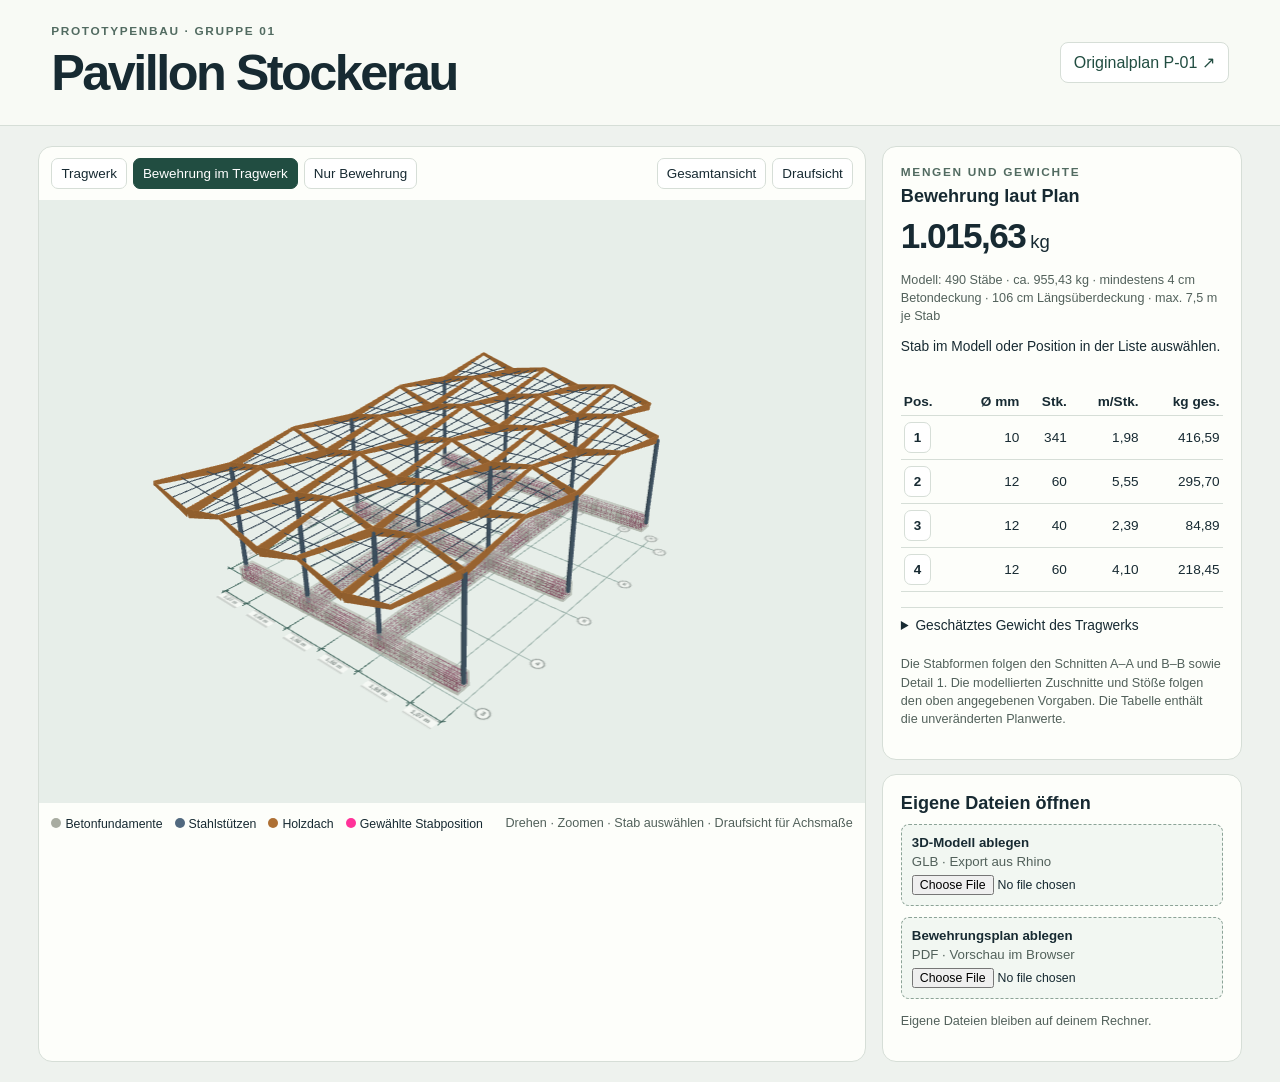
<file: Abgabe_20.11/webapp/static/index.html>
<!doctype html>
<html lang="de">
<head>
<meta charset="utf-8">
<meta name="viewport" content="width=device-width, initial-scale=1">
<title>Stockerau · Tragwerk und Bewehrung</title>
<link rel="stylesheet" href="./viewer.css">
<script type="importmap">{"imports":{"three":"./three/three.module.js","three/addons/":"./three/addons/"}}</script>
<script type="module" src="./viewport3d.js"></script>
</head>
<body>
<header class="page-header">
  <div><p class="project">Prototypenbau · Gruppe 01</p><h1>Pavillon Stockerau</h1></div>
  <a class="download" href="./bewehrungsplan.pdf" target="_blank" rel="noopener">Originalplan P-01 ↗</a>
</header>
<main>
  <section class="viewer" aria-label="3D-Modell">
    <div class="toolbar" aria-label="Darstellung">
      <div class="switch">
        <button data-mode="structure" aria-pressed="false">Tragwerk</button>
        <button data-mode="combined" aria-pressed="true">Bewehrung im Tragwerk</button>
        <button data-mode="rebar" aria-pressed="false">Nur Bewehrung</button>
      </div>
      <div class="switch">
        <button id="reset">Gesamtansicht</button><button id="top">Draufsicht</button>
      </div>
    </div>
    <div id="viewport3d">
      <p id="status" role="status">3D-Modell und Bewehrung werden geladen …</p>
      <dialog id="detail" aria-labelledby="detailTitle">
        <div class="detail-head"><h2 id="detailTitle"></h2><form method="dialog"><button aria-label="Detailfenster schließen">×</button></form></div>
        <p id="detailText"></p>
        <a id="detailOriginal" target="_blank" rel="noopener">
          <img id="detailImage" alt="Originalausschnitt aus dem PDF-Bewehrungsplan">
        </a>
        <a href="./bewehrungsplan.pdf" target="_blank" rel="noopener">Vollständigen Originalplan öffnen ↗</a>
      </dialog>
    </div>
    <div class="viewer-footer">
      <div class="legend" aria-label="Materialien">
        <span><i class="concrete"></i>Betonfundamente</span><span><i class="steel"></i>Stahlstützen</span>
        <span><i class="wood"></i>Holzdach</span><span><i class="pink"></i>Gewählte Stabposition</span>
      </div>
      <small>Drehen · Zoomen · Stab auswählen · Draufsicht für Achsmaße</small>
    </div>
  </section>
  <aside>
    <section class="panel">
      <p class="project">Mengen und Gewichte</p>
      <h2>Bewehrung laut Plan</h2>
      <p class="weight"><strong id="rebarMass">1.015,63</strong> kg</p>
      <p class="note" id="modelSpec"></p>
      <p id="selection" aria-live="polite">Stab im Modell oder Position in der Liste auswählen.</p>
      <table>
        <thead><tr><th>Pos.</th><th>Ø mm</th><th>Stk.</th><th>m/Stk.</th><th>kg ges.</th></tr></thead>
        <tbody id="positions"></tbody>
      </table>
      <details><summary>Geschätztes Gewicht des Tragwerks</summary>
        <dl id="structureMass"></dl>
        <p class="note">Aus Modellvolumen und Dichte berechnet. Beton 2.400, Stahl 7.850 und Holz 450 kg/m³. Die tatsächliche Holzrohdichte hängt von Holzart und Feuchte ab.</p>
      </details>
      <p class="note">Die Stabformen folgen den Schnitten A–A und B–B sowie Detail 1. Die modellierten Zuschnitte und Stöße folgen den oben angegebenen Vorgaben. Die Tabelle enthält die unveränderten Planwerte.</p>
    </section>
    <section class="panel">
      <h2>Eigene Dateien öffnen</h2>
      <div class="drop" id="modelDrop">
        <label for="modelFile"><strong>3D-Modell ablegen</strong><span>GLB · Export aus Rhino</span></label>
        <input id="modelFile" type="file" accept=".glb">
      </div>
      <div class="drop" id="planDrop">
        <label for="planFile"><strong>Bewehrungsplan ablegen</strong><span>PDF · Vorschau im Browser</span></label>
        <input id="planFile" type="file" accept=".pdf,application/pdf">
      </div>
      <p id="uploadStatus" class="note" role="status">Eigene Dateien bleiben auf deinem Rechner.</p>
      <div class="upload-links">
        <button id="restore" hidden>Stockerau-Modell öffnen</button>
        <a id="openPlan" target="_blank" rel="noopener" hidden>Eigenen Plan öffnen ↗</a>
      </div>
      <iframe id="planPreview" title="Vorschau des eigenen Bewehrungsplans" hidden></iframe>
    </section>
  </aside>
</main>
</body>
</html>
</file>
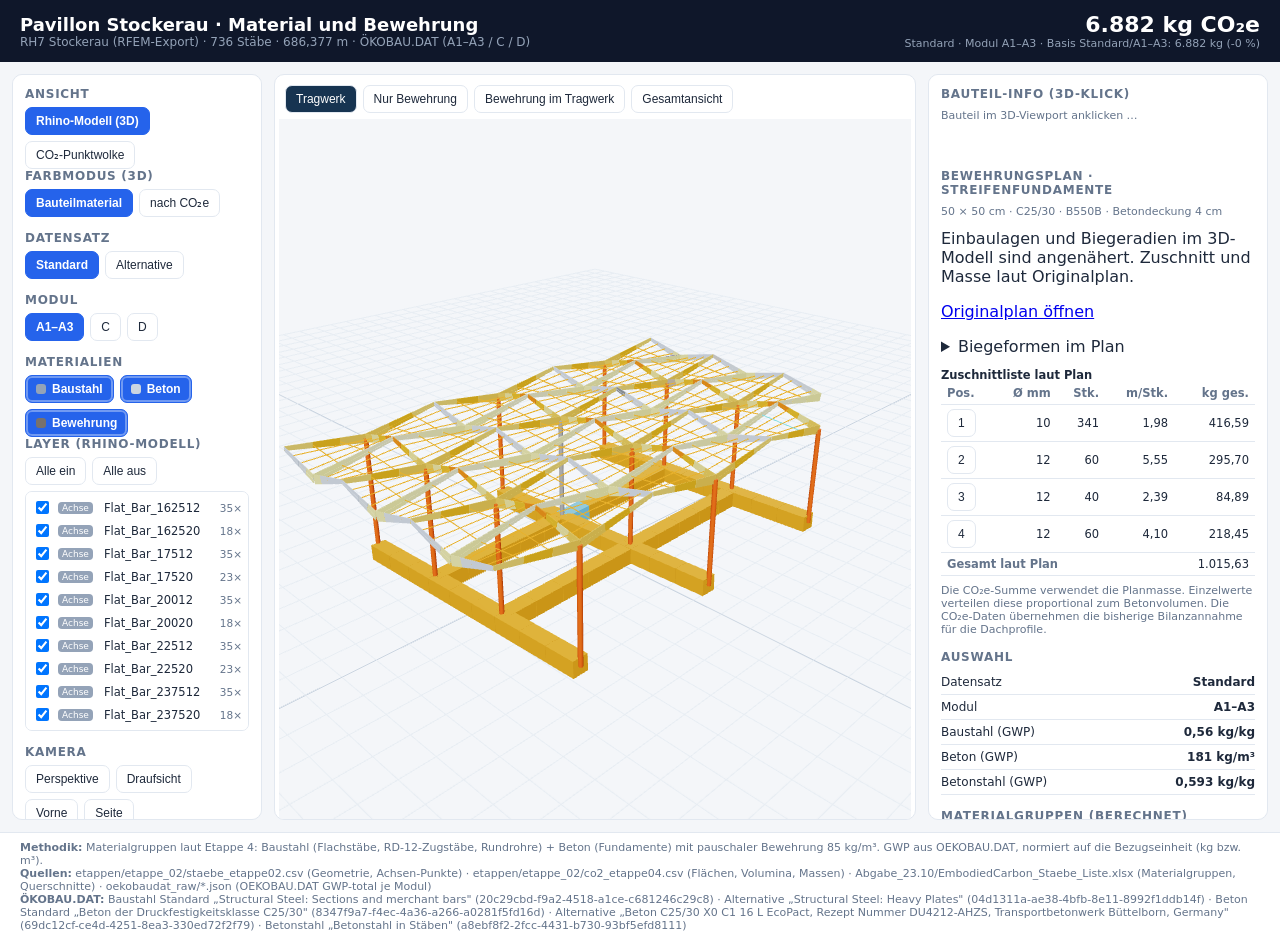
<file: Abgabe_23.10/webapp/static/index.html>
<!DOCTYPE html>
<html lang="de">
<head>
<meta charset="utf-8">
<meta name="viewport" content="width=device-width, initial-scale=1">
<title>Embodied Carbon – Pavillon Stockerau</title>
<script src="./plotly.min.js"></script>
<style>
:root {
  --bg: #f4f6f9; --panel: #ffffff; --ink: #1e293b; --muted: #64748b;
  --accent: #2563eb; --accent-soft: #dbeafe; --line: #e2e8f0;
  --good: #16a34a; --warn: #d97706; --bad: #dc2626;
}
* { box-sizing: border-box; }
body { margin: 0; font-family: "Segoe UI", system-ui, sans-serif;
       background: var(--bg); color: var(--ink); }
header { background: #0f172a; color: #fff; padding: 12px 20px;
         display: flex; align-items: center; gap: 18px; flex-wrap: wrap; }
header h1 { font-size: 18px; margin: 0; font-weight: 600; }
header .sub { color: #94a3b8; font-size: 12px; }
header .total { margin-left: auto; text-align: right; }
header .total .val { font-size: 22px; font-weight: 700; }
header .total .lbl { font-size: 11px; color: #94a3b8; }
main { display: grid; grid-template-columns: 250px 1fr 340px;
       gap: 12px; padding: 12px; height: calc(100vh - 130px); }
.panel { background: var(--panel); border: 1px solid var(--line);
         border-radius: 10px; padding: 12px; overflow-y: auto; }
.panel h2 { font-size: 12px; text-transform: uppercase; letter-spacing: .06em;
            color: var(--muted); margin: 14px 0 6px; }
.panel h2:first-child { margin-top: 0; }
.btngroup { display: flex; flex-wrap: wrap; gap: 6px; }
button { border: 1px solid var(--line); background: #fff; color: var(--ink);
         border-radius: 7px; padding: 6px 10px; font-size: 12px;
         cursor: pointer; transition: all .12s; }
button:hover { border-color: var(--accent); }
button.active { background: var(--accent); border-color: var(--accent);
                color: #fff; font-weight: 600; }
button.mat.active { box-shadow: inset 0 0 0 2px rgba(255,255,255,.35); }
.chip { display: inline-block; width: 10px; height: 10px;
        border-radius: 3px; margin-right: 6px; vertical-align: -1px; }
#viewport, #viewport3d { width: 100%; height: 100%; }
#viewport3d canvas { display: block; }
.hidden { display: none !important; }
#glbHint { position: absolute; inset: 0; display: flex; align-items: center;
           justify-content: center; color: var(--muted); font-size: 13px;
           background: var(--panel); border-radius: 6px; z-index: 5; }
.layerlist { max-height: 240px; overflow-y: auto; border: 1px solid var(--line);
             border-radius: 7px; padding: 4px 6px; background: #fff; }
.layerlist label { display: flex; align-items: center; gap: 6px;
                   padding: 2px 0; cursor: pointer; font-size: 11.5px; }
.layerlist .cnt { color: var(--muted); margin-left: auto; font-size: 10.5px; }
table { border-collapse: collapse; width: 100%; font-size: 11.5px; }
th, td { padding: 4px 6px; text-align: right; border-bottom: 1px solid var(--line); }
th { color: var(--muted); font-weight: 600; text-align: right; }
td:first-child, th:first-child { text-align: left; }
tr.gesamt td { font-weight: 700; border-top: 2px solid var(--ink); }
.kpi { display: flex; justify-content: space-between; font-size: 12px;
       padding: 5px 0; border-bottom: 1px solid var(--line); }
.kpi .v { font-weight: 700; }
.note { font-size: 11px; color: var(--muted); margin-top: 8px; }
footer { padding: 8px 20px; font-size: 11px; color: var(--muted);
         border-top: 1px solid var(--line); background: #fff; }
.scroll { max-height: 220px; overflow-y: auto; }
.partinfo-row { display: flex; justify-content: space-between; gap: 8px;
                font-size: 12px; padding: 3px 0;
                border-bottom: 1px solid var(--line); }
.partinfo-row .v { font-weight: 600; text-align: right; }
#partInfo { min-height: 60px; }
#rebarControls { margin: 6px; }
#materialKey { margin: 8px; font-size: 12px; gap: 10px; }
#materialKey .chip { display: inline-block; margin-right: 4px; }
#rebarControls button[aria-pressed="true"] { background: #173451; color: white; }
.rebar-table { width: 100%; margin-top: 12px; text-align: right; }
.rebar-table caption { text-align: left; font-weight: 600; }
.rebar-table tr.selected { background: #ffebbf; }
</style>
</head>
<body>
<header>
  <div>
    <h1>Pavillon Stockerau · Material und Bewehrung</h1>
    <div class="sub">RH7 Stockerau (RFEM-Export) · 736 Stäbe · 686,377 m · ÖKOBAU.DAT (A1–A3 / C / D)</div>
  </div>
  <div class="total">
    <div class="val" id="totalVal">–</div>
    <div class="lbl" id="totalLbl">kg CO₂e</div>
  </div>
</header>
<main>
  <div class="panel" id="controls">
    <h2>Ansicht</h2>
    <div class="btngroup" id="viewModeBtns">
      <button data-vm="rhino" class="active">Rhino-Modell (3D)</button>
      <button data-vm="plotly">CO₂-Punktwolke</button>
    </div>
    <div id="colorModeSection">
      <h2>Farbmodus (3D)</h2>
      <div class="btngroup" id="colorModeBtns">
        <button data-cm="rhino" class="active">Bauteilmaterial</button>
        <button data-cm="co2">nach CO₂e</button>
      </div>
    </div>
    <h2>Datensatz</h2>
    <div class="btngroup" id="datasetBtns">
      <button data-ds="standard" class="active">Standard</button>
      <button data-ds="alternative">Alternative</button>
    </div>
    <h2>Modul</h2>
    <div class="btngroup" id="moduleBtns">
      <button data-mod="A1-A3" class="active">A1–A3</button>
      <button data-mod="C">C</button>
      <button data-mod="D">D</button>
    </div>
    <h2>Materialien</h2>
    <div class="btngroup" id="matBtns">
      <button data-mat="Baustahl" class="mat active"><span class="chip" style="background:#94a3b8"></span>Baustahl</button>
      <button data-mat="Beton" class="mat active"><span class="chip" style="background:#cbd5e1"></span>Beton</button>
      <button data-mat="Bewehrung" class="mat active"><span class="chip" style="background:#78716c"></span>Bewehrung</button>
    </div>
    <div id="layerSection">
      <h2>Layer (Rhino-Modell)</h2>
      <div class="btngroup" style="margin-bottom:6px">
        <button id="layersAll">Alle ein</button>
        <button id="layersNone">Alle aus</button>
      </div>
      <div class="layerlist" id="layerList"></div>
    </div>
    <h2>Kamera</h2>
    <div class="btngroup" id="viewBtns">
      <button data-view="persp">Perspektive</button>
      <button data-view="top">Draufsicht</button>
      <button data-view="front">Vorne</button>
      <button data-view="side">Seite</button>
    </div>
    <div class="btngroup" style="margin-top:6px">
      <button id="axesBtn">Stabachsen einblenden (Plotly)</button>
    </div>

    <p class="note">3D-Ansicht: Bauteil anklicken für Material, Gewicht &amp; CO₂e; Layer per Checkbox ein/ausschalten.</p>
    <p class="note">Plotly-Ansicht: Farbe = CO₂e je Stab (grün → rot), Punktgröße = Querschnittsfläche.</p>
  </div>
  <div class="panel" style="padding:4px; position:relative; overflow:hidden">
    <div id="rebarControls" class="btngroup" aria-label="Ansicht des Tragwerks">
      <button data-rebar-view="structure" aria-pressed="true">Tragwerk</button>
      <button data-rebar-view="rebar" aria-pressed="false">Nur Bewehrung</button>
      <button data-rebar-view="combined" aria-pressed="false">Bewehrung im Tragwerk</button>
      <button id="resetFoundation">Gesamtansicht</button>
    </div>
    <div id="viewport3d"></div>
    <div id="materialKey" class="btngroup" aria-label="Bauteilmaterialien">
      <span><i class="chip" style="background:#a5a9a6"></i>Betonfundamente</span>
      <span><i class="chip" style="background:#536d82"></i>Stahlstützen</span>
      <span><i class="chip" style="background:#bd8344"></i>Holzdach</span>
      <span><i class="chip" style="background:#34495b"></i>Stahlseile</span>
    </div>
    <p class="note" id="modelDimensions"></p>
    <div id="viewport" class="hidden"></div>
    <div id="glbHint">Lade Rhino-Modell (model.glb) …</div>
  </div>
  <div class="panel">
    <h2>Bauteil-Info (3D-Klick)</h2>
    <div id="partInfo"><p class="note">Bauteil im 3D-Viewport anklicken …</p></div>
    <section aria-labelledby="planTitle">
      <h2 id="planTitle">Bewehrungsplan · Streifenfundamente</h2>
      <p class="note">50 × 50 cm · C25/30 · B550B · Betondeckung 4 cm</p>
      <div id="foundationInfo" aria-live="polite"></div>
      <p><a href="./bewehrungsplan.pdf" target="_blank" rel="noopener">Originalplan öffnen</a></p>
      <details id="planDetail"><summary>Biegeformen im Plan</summary>
        <a href="./stabliste.png" target="_blank" rel="noopener"><img src="./stabliste.png" style="width:100%" alt="Originalausschnitt der Stabliste mit Biegeformen"></a>
      </details>
      <table class="rebar-table">
        <caption>Zuschnittliste laut Plan</caption>
        <thead><tr><th>Pos.</th><th>Ø mm</th><th>Stk.</th><th>m/Stk.</th><th>kg ges.</th></tr></thead>
        <tbody id="rebarRows"></tbody>
        <tfoot><tr><th colspan="4" scope="row">Gesamt laut Plan</th><td id="rebarMassTotal"></td></tr></tfoot>
      </table>
      <p class="note">Die CO₂e-Summe verwendet die Planmasse. Einzelwerte verteilen diese proportional zum Betonvolumen. Die CO₂e-Daten übernehmen die bisherige Bilanzannahme für die Dachprofile.</p>
    </section>
    <h2>Auswahl</h2>
    <div id="kpiBox"></div>
    <h2>Materialgruppen (berechnet)</h2>
    <table id="groupTable"></table>
    <h2>Archivierte Excel-Auswertungen</h2>
    <p class="note">Vorheriger Bilanzstand mit pauschaler Bewehrungsmasse.</p>
    <div class="scroll" id="xlAll"></div>
    <p class="note" id="xlHint"></p>
  </div>
</main>
<footer id="footer"></footer>
<script type="importmap">
{ "imports": { "three": "./three/three.module.js",
               "three/addons/": "./three/addons/" } }
</script>
<script>
const state = { dataset: 'standard', module: 'A1-A3', view: 'rhino',
  colorMode: 'rhino',
  mats: { Baustahl: true, Beton: true, Bewehrung: true }, axes: false };
let DATA = null;
let BASELINE = 0;   // Standard A1-A3 Gesamtsumme (Referenz)

// Bruecke zum Three.js-Modul-Script (state/DATA gemeinsam nutzen)
window.__appState = state;
window.__barValue = barValue;
window.__rhinoSetView = null;   // wird vom Modul-Script gesetzt
window.__rhinoResize = null;

const VIEWS = {
  persp: { eye: { x: 1.7, y: -1.7, z: 1.15 }, up: { x: 0, y: 0, z: 1 } },
  top:   { eye: { x: 0, y: -0.001, z: 2.7 },  up: { x: 0, y: 1, z: 0 } },
  front: { eye: { x: 0, y: -2.7, z: 0.12 },   up: { x: 0, y: 0, z: 1 } },
  side:  { eye: { x: 2.7, y: 0, z: 0.12 },    up: { x: 0, y: 0, z: 1 } },
};
const fmt = (x, d = 1) =>
  Number(x).toLocaleString('de-DE', { maximumFractionDigits: d });

const rebarPositions = {
  '1': { diameter: 10, count: 341, length: 1.98, mass: 416.59 },
  '2': { diameter: 12, count: 60, length: 5.55, mass: 295.70 },
  '3': { diameter: 12, count: 40, length: 2.39, mass: 84.89 },
  '4': { diameter: 12, count: 60, length: 4.10, mass: 218.45 },
};
const planMass = Object.values(rebarPositions).reduce((sum, row) => sum + Math.round(row.mass * 100), 0) / 100;
let concreteVolume = 0;
window.__rebarPlan = { positions: rebarPositions, mass: planMass };
function rebarMass(bar) {
  return bar.gruppe === 'Beton' && concreteVolume > 0
    ? bar.V_m3 / concreteVolume * planMass : 0;
}
window.__rebarMass = rebarMass;
const fmtTwo = value => value.toLocaleString('de-DE', { minimumFractionDigits: 2, maximumFractionDigits: 2 });
document.getElementById('rebarRows').innerHTML = Object.entries(rebarPositions)
  .map(([id, row]) => `<tr><th scope="row"><button type="button" data-position="${id}" aria-pressed="false">${id}</button></th>
    <td>${row.diameter}</td><td>${row.count}</td><td>${fmtTwo(row.length)}</td><td>${fmtTwo(row.mass)}</td></tr>`).join('');
document.getElementById('rebarMassTotal').textContent = fmtTwo(planMass);

function co2eOf(b, dataset = state.dataset, module = state.module) {
  if (b.gruppe !== 'Beton') {
    const total = b.co2e[dataset][module];
    return { total, rebar: 0, pure: total };
  }
  const ds = DATA.datasets[dataset];
  const pure = b.V_m3 * ds.beton.gwp[module];
  const rebar = rebarMass(b) * ds.betonstahl.gwp[module];
  return { total: pure + rebar, rebar, pure };
}
function barValue(b) {   // angezeigter Wert (Beruecksichtigung Bewehrung-Toggle)
  const c = co2eOf(b);
  return b.gruppe === 'Beton'
    ? (state.mats.Bewehrung ? c.total : c.pure)
    : c.total;
}

function showView(mode) {
  // Umschalten zwischen Rhino-3D-Modell und Plotly-Punktwolke
  state.view = mode;
  document.querySelectorAll('#viewModeBtns button').forEach(b =>
    b.classList.toggle('active', b.dataset.vm === mode));
  const isRhino = mode === 'rhino';
  document.getElementById('viewport3d').classList.toggle('hidden', !isRhino);
  document.getElementById('viewport').classList.toggle('hidden', isRhino);
  document.getElementById('colorModeSection').style.display =
    isRhino ? '' : 'none';
  document.getElementById('rebarControls').style.display = isRhino ? '' : 'none';
  document.getElementById('modelDimensions').hidden = !isRhino;
  document.getElementById('materialKey').style.display = isRhino ? '' : 'none';
  document.getElementById('layerSection').style.display =
    isRhino ? '' : 'none';
  if (isRhino) {
    if (window.__rhinoResize) window.__rhinoResize();
  } else {
    render();   // Plotly braucht sichtbaren Container fuer die Groesse
  }
}

function buildTraces() {
  const bars = DATA.bars;
  const vals = bars.map(barValue);
  let cmin = Math.min(...vals);
  let cmax = Math.max(...vals);
  if (cmax === cmin) cmax = cmin + 1;
  const traces = [];
  for (const grp of ['Baustahl', 'Beton']) {
    const gb = bars.filter(b => b.gruppe === grp);
    traces.push({
      type: 'scatter3d', mode: 'markers', name: grp,
      x: gb.map(b => b.mitte[0]),
      y: gb.map(b => b.mitte[1]),
      z: gb.map(b => b.mitte[2]),
      customdata: gb.map(b => [b.nr, b.profil, b.L_m, b.A_mm2,
                               b.V_m3, barValue(b)]),
      marker: {
        size: gb.map(b => 2 + 9 * Math.sqrt(b.A_mm2 / 250000)),
        color: gb.map(barValue),
        colorscale: [[0, '#16a34a'], [0.5, '#facc15'], [1, '#dc2626']],
        cmin, cmax,
        colorbar: { title: { text: 'kg CO₂e', font: { size: 11 } },
                    thickness: 12, len: 0.55 },
        opacity: 0.95,
      },
      hovertemplate:
        '<b>%{customdata[0]}</b> · %{customdata[1]}<br>' +
        'Länge %{customdata[2]:.3f} m · A %{customdata[3]:.0f} mm²<br>' +
        'Volumen %{customdata[4]:.5f} m³<br>' +
        'CO₂e: <b>%{customdata[5]:.2f} kg</b><extra></extra>',
      visible: state.mats[grp],
    });
  }
  if (state.axes) {
    for (const grp of ['Baustahl', 'Beton']) {
      const gb = bars.filter(b => b.gruppe === grp);
      const xs = [], ys = [], zs = [];
      gb.forEach(b => {
        xs.push(b.start[0], b.end[0], null);
        ys.push(b.start[1], b.end[1], null);
        zs.push(b.start[2], b.end[2], null);
      });
      traces.push({ type: 'scatter3d', mode: 'lines',
        name: grp + ' (Achsen)', x: xs, y: ys, z: zs,
        line: { color: '#64748b', width: 2 },
        hoverinfo: 'skip', showlegend: false, visible: true });
    }
  }
  return traces;
}
function render() {
  const traces = buildTraces();
  const layout = {
    margin: { l: 0, r: 0, t: 0, b: 0 },
    scene: {
      xaxis: { title: 'X (m)', gridcolor: '#e2e8f0',
                 zerolinecolor: '#cbd5e1' },
      yaxis: { title: 'Y (m)', gridcolor: '#e2e8f0',
                 zerolinecolor: '#cbd5e1' },
      zaxis: { title: 'Z (m)', gridcolor: '#e2e8f0',
                 zerolinecolor: '#cbd5e1' },
      camera: VIEWS.persp, aspectmode: 'data',
    },
    legend: { x: 0.01, y: 0.99, font: { size: 11 } },
    hoverlabel: { font: { size: 11 } },
  };
  Plotly.react('viewport', traces, layout,
               { displaylogo: false, responsive: true });
  updateSummary();
  document.dispatchEvent(new Event('appchange'));
}

function updateSummary() {
  const ds = DATA.datasets[state.dataset];
  const modLbl = (DATA.module.find(m => m.id === state.module) || {}).label;
  const G = {
    Baustahl: { n: 0, m: 0, V: 0, co2e: 0 },
    Beton: { n: 0, m: 0, V: 0, co2e: 0 },
    Bewehrung: { n: 0, m: 0, co2e: 0 },
  };
  let total = 0;
  for (const b of DATA.bars) {
    const c = co2eOf(b);
    if (b.gruppe === 'Baustahl' && state.mats.Baustahl) {
      G.Baustahl.n++; G.Baustahl.m += b.m_kg;
      G.Baustahl.V += b.V_m3; G.Baustahl.co2e += c.total;
      total += c.total;
    }
    if (b.gruppe === 'Beton' && state.mats.Beton) {
      G.Beton.n++; G.Beton.m += b.m_kg; G.Beton.V += b.V_m3;
      G.Beton.co2e += c.pure; total += c.pure;
    }
    if (b.gruppe === 'Beton' && state.mats.Bewehrung) {
      G.Bewehrung.m += rebarMass(b);
      G.Bewehrung.co2e += c.rebar; total += c.rebar;
    }
  }
  if (state.mats.Bewehrung) G.Bewehrung.n = Object.values(rebarPositions).reduce((n, row) => n + row.count, 0);
  document.getElementById('totalVal').textContent =
    fmt(total, total >= 1000 ? 0 : 1) + ' kg CO₂e';
  document.getElementById('totalLbl').textContent =
    `${ds.label} · Modul ${modLbl} · Basis Standard/A1–A3: ` +
    `${fmt(BASELINE, 0)} kg` +
    (total !== BASELINE
      ? ` (${total >= BASELINE ? '+' : ''}` +
        `${fmt((total - BASELINE) / BASELINE * 100, 1)} %)`
      : '');
  document.getElementById('kpiBox').innerHTML = `
    <div class="kpi"><span>Datensatz</span>
      <span class="v">${ds.label}</span></div>
    <div class="kpi"><span>Modul</span>
      <span class="v">${modLbl}</span></div>
    <div class="kpi"><span>Baustahl (GWP)</span>
      <span class="v">${fmt(ds.baustahl.gwp[state.module], 3)} kg/kg</span></div>
    <div class="kpi"><span>Beton (GWP)</span>
      <span class="v">${fmt(ds.beton.gwp[state.module], 1)} kg/m³</span></div>
    <div class="kpi"><span>Betonstahl (GWP)</span>
      <span class="v">${fmt(ds.betonstahl.gwp[state.module], 3)} kg/kg</span></div>`;
  const rows = [G.Baustahl, G.Beton, G.Bewehrung];
  const names = ['Baustahl', 'Beton', 'Bewehrung (Plan)'];
  let html = '<tr><th>Materialgruppe</th><th>Stäbe</th>' +
             '<th>Masse</th><th>CO₂e (kg)</th><th>Anteil</th></tr>';
  rows.forEach((g, i) => {
    if (!g.n) return;
    const share = total ? g.co2e / total * 100 : 0;
    html += `<tr><td>${names[i]}</td><td>${g.n}</td>` +
            `<td>${fmt(g.m, 0)}</td><td>${fmt(g.co2e, 1)}</td>` +
            `<td>${fmt(share, 1)} %</td></tr>`;
  });
  html += `<tr class="gesamt"><td>GESAMT</td>` +
          `<td>${G.Baustahl.n + G.Beton.n}</td>` +
          `<td>${fmt(G.Baustahl.m + G.Beton.m + G.Bewehrung.m, 0)}</td>` +
          `<td>${fmt(total, 1)}</td><td>100 %</td></tr>`;
  document.getElementById('groupTable').innerHTML = html;
}
function excelTable(t) {
  if (!t || !t.rows || !t.rows.length) return '<p class="note">–</p>';
  let html = `<table><caption style="text-align:left;` +
    `font-weight:600;margin-bottom:4px">${t.sheet}</caption>`;
  t.rows.forEach((r, i) => {
    const tag = i === 0 ? 'th' : 'td';
    html += '<tr>' + r.map(c => {
      const v = (typeof c === 'number')
        ? fmt(c, c % 1 ? 2 : 0) : c;
      return `<${tag}>${v}</${tag}>`;
    }).join('') + '</tr>';
  });
  return html + '</table><div style="height:10px"></div>';
}

function init() {
  BASELINE = DATA.bars.reduce(
    (s, b) => s + co2eOf(b, 'standard', 'A1-A3').total, 0);
  const reihenfolge = ['materialgruppen', 'querschnitte',
                       'oekobaudat', 'uebersicht',
                       'querschnitt_volumen', 'profil_uebersicht',
                       'rahmen', 'traegerliste'];
  document.getElementById('xlAll').innerHTML =
    reihenfolge.map(k => excelTable(DATA.tabellen[k])).join('');
  document.getElementById('xlHint').textContent =
    DATA.tabellen.traegerliste_hint;
  const procs = DATA.datasets.standard;
  const alt = DATA.datasets.alternative;
  document.getElementById('footer').innerHTML =
    '<b>Methodik:</b> ' + DATA.meta.methode + '<br>' +
    '<b>Quellen:</b> ' + DATA.meta.quellen.join(' · ') + '<br>' +
    '<b>ÖKOBAU.DAT:</b> ' +
    `Baustahl Standard „${procs.baustahl.name}" ` +
    `(${procs.baustahl.uuid}) · ` +
    `Alternative „${alt.baustahl.name}" ` +
    `(${alt.baustahl.uuid}) · ` +
    `Beton Standard „${procs.beton.name}" ` +
    `(${procs.beton.uuid}) · ` +
    `Alternative „${alt.beton.name}" ` +
    `(${alt.beton.uuid}) · ` +
    `Betonstahl „${procs.betonstahl.name}" ` +
    `(${procs.betonstahl.uuid})`;

  const wire = (id, attr, key) => {
    document.getElementById(id).addEventListener('click', e => {
      const btn = e.target.closest('button');
      if (!btn) return;
      document.querySelectorAll('#' + id + ' button')
        .forEach(b => b.classList.remove('active'));
      btn.classList.add('active');
      state[key] = btn.dataset[attr];
      render();
    });
  };
  wire('datasetBtns', 'ds', 'dataset');
  wire('moduleBtns', 'mod', 'module');

  document.getElementById('matBtns').addEventListener('click', e => {
    const btn = e.target.closest('button');
    if (!btn) return;
    const m = btn.dataset.mat;
    state.mats[m] = !state.mats[m];
    btn.classList.toggle('active', state.mats[m]);
    render();
  });
  // Ansicht: Rhino-3D vs Plotly-Punktwolke
  document.getElementById('viewModeBtns')
    .addEventListener('click', e => {
      const btn = e.target.closest('button');
      if (!btn) return;
      showView(btn.dataset.vm);
    });
  // Farbmodus (3D)
  document.getElementById('colorModeBtns')
    .addEventListener('click', e => {
      const btn = e.target.closest('button');
      if (!btn) return;
      document.querySelectorAll('#colorModeBtns button')
        .forEach(b => b.classList.remove('active'));
      btn.classList.add('active');
      state.colorMode = btn.dataset.cm;
      document.dispatchEvent(new Event('appchange'));
    });
  // Kamera-Presets: je nach Ansicht Plotly oder Three.js
  document.getElementById('viewBtns').addEventListener('click', e => {
    const btn = e.target.closest('button');
    if (!btn) return;
    const v = btn.dataset.view;
    if (state.view === 'plotly') {
      Plotly.relayout('viewport', { 'scene.camera': VIEWS[v] });
    } else if (window.__rhinoSetView) {
      window.__rhinoSetView(v);
    }
  });
  document.getElementById('axesBtn').addEventListener('click', e => {
    state.axes = !state.axes;
    e.target.classList.toggle('active', state.axes);
    render();
  });
  render();
  showView('rhino');
}

fetch('./data.json')
  .then(r => {
    if (!r.ok) throw new Error('HTTP ' + r.status);
    return r.json();
  })
  .then(d => {
    DATA = d;
    concreteVolume = d.bars.filter(b => b.gruppe === 'Beton').reduce((sum, b) => sum + b.V_m3, 0);
    window.__appData = d;
    document.dispatchEvent(new Event('appdata'));
    init();
  })
  .catch(err => {
    document.getElementById('viewport').innerHTML =
      '<p style="padding:20px">Daten konnten nicht geladen werden: ' +
      err + '</p>';
  });


</script>
<script type="module" src="./viewport3d.js"></script>

</body>
</html>
</file>
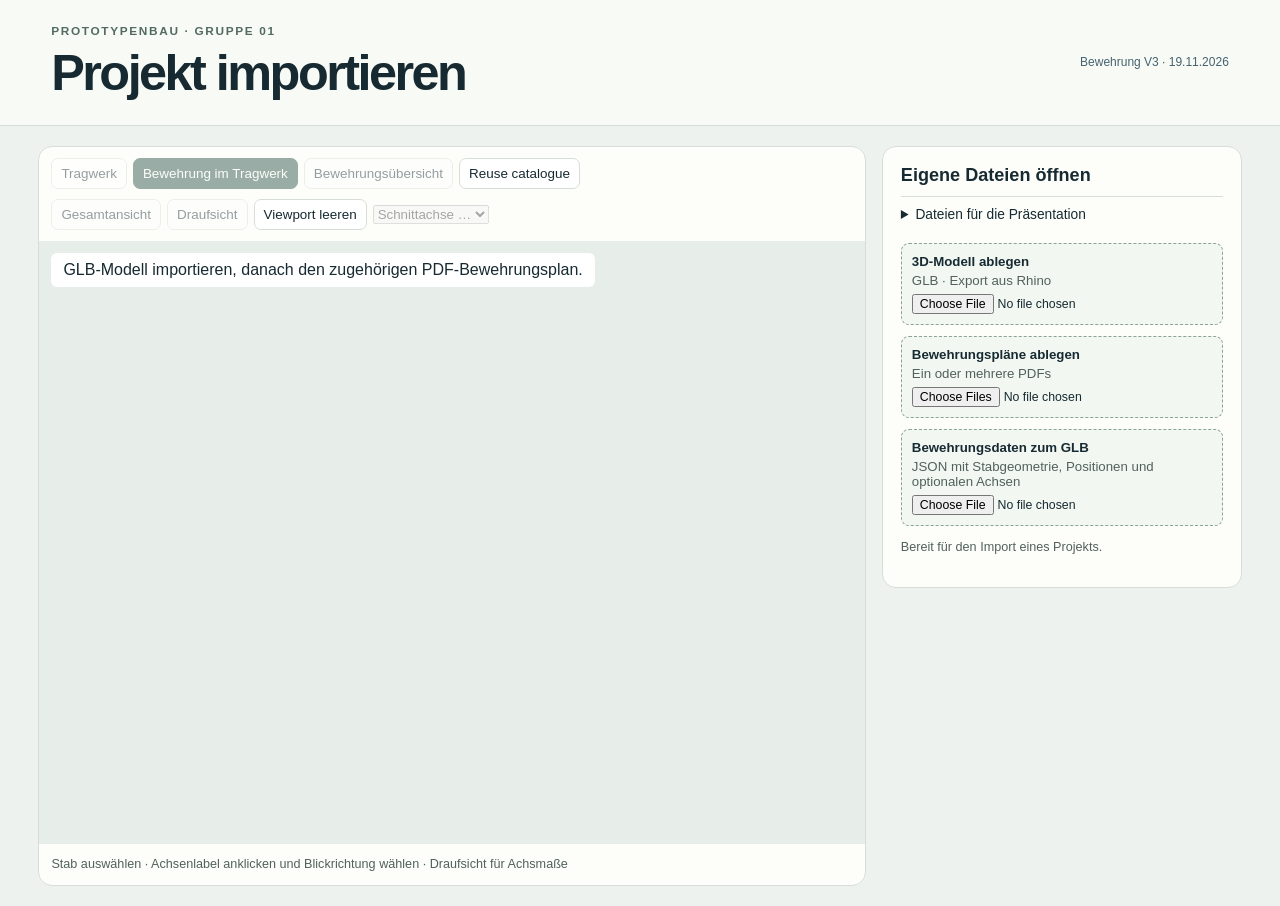
<file: Abgabe_20.11/03_Reuse/webapp/static/index.html>
<!doctype html>
<html lang="de">
<head>
<meta charset="utf-8">
<meta name="viewport" content="width=device-width, initial-scale=1">
<title>Bewehrung · Projektimport</title>
<link rel="stylesheet" href="./viewer.css">
<link rel="stylesheet" href="./reuse.css">
<link rel="stylesheet" href="./reuse-extra.css">
<script type="importmap">{"imports":{"three":"./three/three.module.js","three/addons/":"./three/addons/"}}</script>
<script type="module" src="./viewport3d.js"></script>
</head>
<body>
<header class="page-header">
  <div><p class="project">Prototypenbau · Gruppe 01</p><h1 id="projectTitle">Projekt importieren</h1></div>
  <a id="headerPlan" class="download" href="./bewehrungsplan.pdf" target="_blank" rel="noopener" hidden>Originalplan P-01 ↗</a>
<small class="app-version">Bewehrung V3 · 19.11.2026</small></header>
<main>
  <section class="viewer" aria-label="3D-Modell">
    <div class="toolbar" aria-label="Darstellung">
      <div class="switch">
        <button data-mode="structure" aria-pressed="false">Tragwerk</button>
        <button data-mode="combined" aria-pressed="true">Bewehrung im Tragwerk</button>
        <button data-mode="rebar" aria-pressed="false">Bewehrungsübersicht</button>
      </div>
      <div class="switch">
        <button id="reset">Gesamtansicht</button><button id="top">Draufsicht</button>
        <button id="clearSelection" hidden>Alle Stäbe anzeigen</button>
        <button id="emptyViewport">Viewport leeren</button>
        <select id="sectionAxis" aria-label="Schnittachse"><option value="">Schnittachse …</option></select>
      </div>
    </div>
    <div id="sectionControls" class="toolbar" aria-label="Achsschnitt" hidden>
      <span id="sectionInfo" role="status"></span>
      <div class="switch">
        <button id="sectionMinus"></button><button id="sectionPlus"></button>
        <span id="sectionZoom" class="switch" hidden>
          <button id="sectionZoomOut" aria-label="Schnitt verkleinern">−</button>
          <button id="sectionZoomIn" aria-label="Schnitt vergrößern">+</button>
        </span>
        <button id="sectionClear">Schnitt beenden</button>
      </div>
    </div>
    <div id="viewport3d">
      <p id="status" role="status">3D-Modell und Bewehrung werden geladen …</p>
      <dialog id="detail" aria-labelledby="detailTitle">
        <div class="detail-head"><h2 id="detailTitle"></h2><form method="dialog"><button aria-label="Detailfenster schließen">×</button></form></div>
        <p id="detailText"></p>
        <a id="detailOriginal" target="_blank" rel="noopener">
          <img id="detailImage" alt="Originalausschnitt aus dem PDF-Bewehrungsplan">
        </a>
        <iframe id="detailPdf" title="Original-PDF zur gewählten Position" hidden style="width:100%;height:220px;border:0"></iframe>
        <a id="detailPlanLink" href="./bewehrungsplan.pdf" target="_blank" rel="noopener">Vollständigen Originalplan öffnen ↗</a>
      </dialog>
    </div>
    <div class="viewer-footer">
      <div id="materialLegend" class="legend" aria-label="Materialien" hidden>
        <span><i class="concrete"></i>Betonfundamente</span><span><i class="steel"></i>Stahlstützen</span>
        <span><i class="wood"></i>Holzdach</span><span><i class="pink"></i>Gewählte Stabposition</span>
      </div>
      <small>Stab auswählen · Achsenlabel anklicken und Blickrichtung wählen · Draufsicht für Achsmaße</small>
    </div>
  </section>
  <aside>
    <section class="panel" id="stockPanel" hidden>
      <p class="project">Mengen und Gewichte</p>
      <h2>Bewehrung laut Plan</h2>
      <p class="note evidence-blue">Blau: Planrekonstruktion. Einbaulage, Zuschnitte und Stöße sind angenähert beziehungsweise nach euren Vorgaben modelliert.</p>
      <p><a class="download" href="./Stockerau-Bewehrung-Import.3dm" download>3D-Bewehrung für Rhino laden ↓</a></p>
      <p class="note">4 Positionslayer und Referenzachsen. Für die Übernahme in das Bestandsmodell in Rhino importieren.</p>
      <p class="weight"><strong id="rebarMass">1.015,63</strong> kg</p>
      <p class="note" id="modelSpec"></p>
      <p id="selection" aria-live="polite">Stab im Modell oder Position in der Liste auswählen.</p>
      <table>
        <thead><tr><th>Pos.</th><th>Ø mm</th><th>Stk.</th><th>m/Stk.</th><th>kg ges.</th></tr></thead>
        <tbody id="positions"></tbody>
      </table>
      <details><summary>Geschätztes Gewicht des Tragwerks</summary>
        <dl id="structureMass"></dl>
        <p class="note">Aus Modellvolumen und Dichte berechnet. Beton 2.400, Stahl 7.850 und Holz 450 kg/m³. Die tatsächliche Holzrohdichte hängt von Holzart und Feuchte ab.</p>
      </details>
      <p class="note">Die Stabformen folgen den Schnitten A–A und B–B sowie Detail 1. Die modellierten Zuschnitte und Stöße folgen den oben angegebenen Vorgaben. Die Tabelle enthält die unveränderten Planwerte.</p>
    </section>
    <section class="panel" id="importPanel" hidden>
      <h2>Importierte Bewehrung</h2>
      <div id="rebarProvenance" class="rebar-evidence">
        <p><span class="evidence-blue">● Planbezug / rekonstruiert</span><br><span class="evidence-orange">● Schematisch / ohne Plannachweis</span><br><span class="evidence-grey">● Import ohne belegte Herkunft</span></p>
        <p id="rebarEvidenceSummary"></p>
        <label for="rebarOrigin">Herkunft sichtbar</label><select id="rebarOrigin"><option value="">Alle Herkünfte</option><option value="plan">Nur Planbezug</option><option value="schematic">Nur schematische Ergänzungen</option><option value="unverified">Nur ungeprüfter Import</option></select>
        <label for="rebarShapeGroup">Einzelne geometrische Stabgruppe</label><select id="rebarShapeGroup"><option value="">Alle Stäbe anzeigen</option></select>
        <p id="rebarSelectionAudit" role="status">Stab im Viewport oder eine geometrische Gruppe auswählen.</p>
      </div>
      <div id="buildingControls" hidden>
        <label for="buildingCategory">Bauteile</label>
        <select id="buildingCategory">
          <option value="">Gesamtes Gebäude</option>
          <option>Treppen</option><option>Decken und Fundamente</option>
          <option>Wände</option><option>Stützen</option><option>Träger</option>
          <option>Mauerwerk</option>
        </select>
        <label for="buildingStorey">Geschoss laut Rhino</label>
        <select id="buildingStorey"><option value="">Alle Geschosse</option></select>
        <label for="buildingHost">Bauteil im Modell</label>
        <select id="buildingHost"><option value="">Alle Bauteile</option></select>
        <label><input id="showSchematic" type="checkbox" checked> Geometrische Ergänzungen anzeigen</label>
        <label for="concreteOpacity">Betondeckkraft</label>
        <input id="concreteOpacity" type="range" min="0.05" max="0.8" step="0.05" value="0.25">
        <p class="note">Blau bedeutet Planbezug, nicht verifizierte Einbaulage. Orange Matten und Körbe sind geometrische Annahmen. Durchmesser, Abstände, Stöße, Bügelschlüsse und Verankerung sind nicht bemessen. Offene Bauteile werden nicht als vollständig bewehrt ausgegeben.</p>
        <p id="buildingCoverage" role="status"></p>
        <p id="buildingHostInfo" class="note"></p>
        <a href="./projekt6-bauteile.csv" download>Bauteilzuordnung und offene Geometrien als CSV ↓</a>
      </div>
      <p id="importSelection" aria-live="polite"></p>
      <div id="projectPlans" hidden>
        <p><a class="download" href="./Bauteil6-Bewehrung-Import.3dm" download>101 ursprüngliche Planachsen für Rhino laden — Rohrekonstruktion</a></p>
        <label for="projectSheet">Planblatt E02</label>
        <select id="projectSheet"></select>
        <p id="projectCoverage" class="note"></p>
        <div class="project-position-list"><table>
          <thead><tr><th>Planposition</th><th>Soll</th><th>3D-Abschnitte</th></tr></thead>
          <tbody id="projectPositions"></tbody>
        </table></div>
      </div>
      <div id="importGroups" class="switch"></div>
      <p id="importMass" class="note"></p>
    </section>
    <section class="panel">
      <h2>Eigene Dateien öffnen</h2>
      <details>
        <summary>Dateien für die Präsentation</summary>
        <p>Im entpackten Ordner liegen die Dateien unter <strong>Praesentationsdateien</strong>.</p>
        <p><a href="./model.glb" download="01-Pavillon.glb">Pavillon · GLB ↓</a> ·
        <a href="./bewehrungsplan.pdf" download="01-Pavillon-Bewehrungsplan.pdf">Bewehrungsplan ↓</a></p>
        <p><a href="./projekt6/Bauteil6.glb" download="02-Projekt6.glb">Projekt 6 · GLB ↓</a></p>
      </details>
      <div class="drop" id="modelDrop">
        <label for="modelFile"><strong>3D-Modell ablegen</strong><span>GLB · Export aus Rhino</span></label>
        <input id="modelFile" type="file" accept=".glb">
      </div>
      <div class="drop" id="planDrop">
        <label for="planFile"><strong>Bewehrungspläne ablegen</strong><span>Ein oder mehrere PDFs</span></label>
        <input id="planFile" type="file" accept=".pdf,application/pdf" multiple>
      </div>
      <div class="drop" id="rebarDrop">
        <label for="rebarFile"><strong>Bewehrungsdaten zum GLB</strong><span>JSON mit Stabgeometrie, Positionen und optionalen Achsen</span></label>
        <input id="rebarFile" type="file" accept=".json,application/json">
      </div>
      <div class="switch" id="importSettings" hidden>
        <label><input type="checkbox" id="neutralImport"> Neutral anzeigen</label>
        <label><input type="checkbox" id="zUpImport"> Z ist oben</label>
      </div>
      <p id="uploadStatus" class="note" role="status">Zuerst ein GLB-Modell importieren, danach den zugehörigen PDF-Bewehrungsplan.</p>
      <div class="upload-links">
        <a id="openPlan" target="_blank" rel="noopener" hidden>Eigenen Plan öffnen ↗</a>
      </div>
      <select id="planChoice" aria-label="Bewehrungsplan auswählen" hidden></select>
      <iframe id="planPreview" title="Vorschau des eigenen Bewehrungsplans" hidden></iframe>
    </section>
  </aside>
</main>
</body>
</html>
</file>
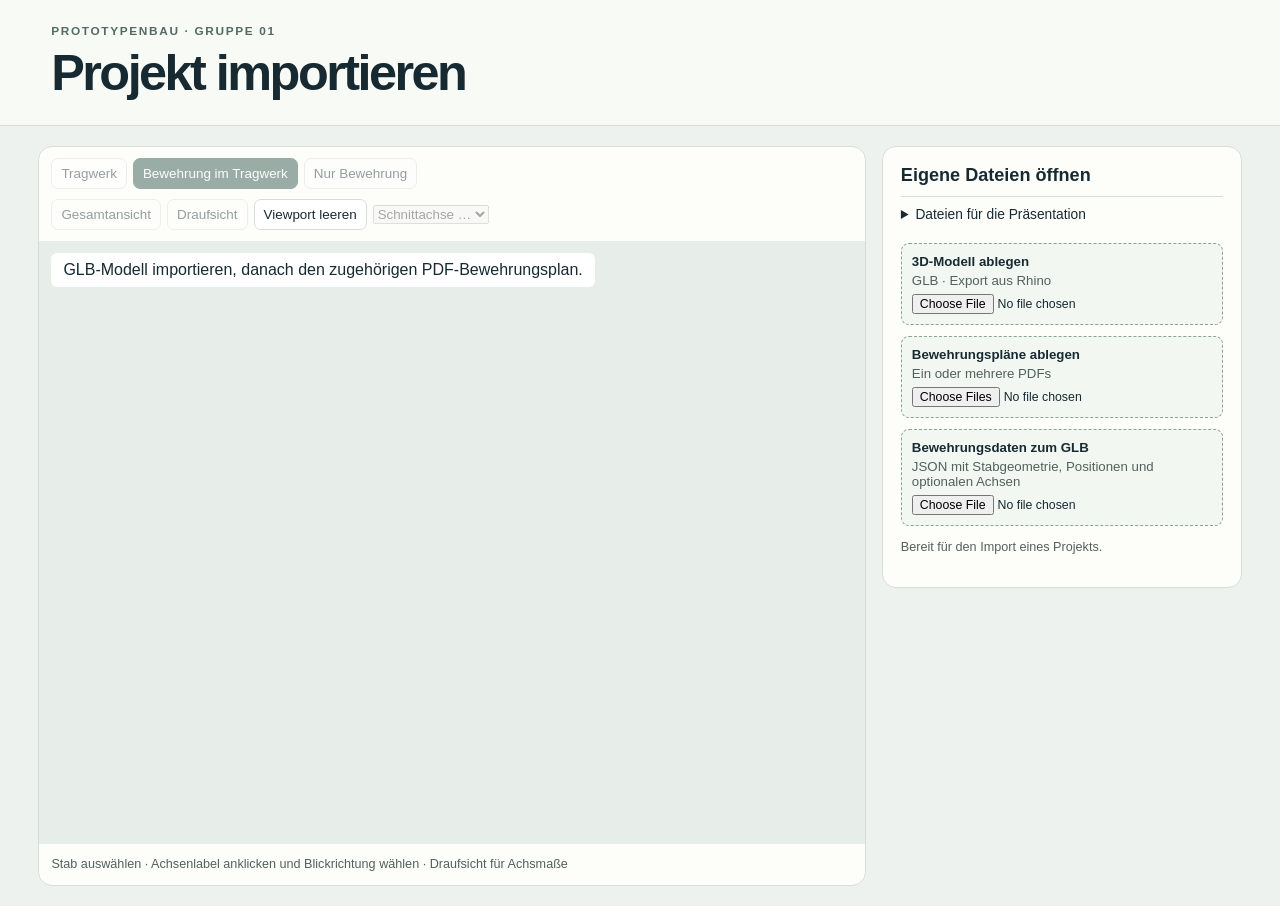
<file: Abgabe_20.11/02_Dateien Projekt6/02_Versuch/webapp/static/index.html>
<!doctype html>
<html lang="de">
<head>
<meta charset="utf-8">
<meta name="viewport" content="width=device-width, initial-scale=1">
<title>Bewehrung · Projektimport</title>
<link rel="stylesheet" href="./viewer.css">
<script type="importmap">{"imports":{"three":"./three/three.module.js","three/addons/":"./three/addons/"}}</script>
<script type="module" src="./viewport3d.js"></script>
</head>
<body>
<header class="page-header">
  <div><p class="project">Prototypenbau · Gruppe 01</p><h1 id="projectTitle">Projekt importieren</h1></div>
  <a id="headerPlan" class="download" href="./bewehrungsplan.pdf" target="_blank" rel="noopener" hidden>Originalplan P-01 ↗</a>
</header>
<main>
  <section class="viewer" aria-label="3D-Modell">
    <div class="toolbar" aria-label="Darstellung">
      <div class="switch">
        <button data-mode="structure" aria-pressed="false">Tragwerk</button>
        <button data-mode="combined" aria-pressed="true">Bewehrung im Tragwerk</button>
        <button data-mode="rebar" aria-pressed="false">Nur Bewehrung</button>
      </div>
      <div class="switch">
        <button id="reset">Gesamtansicht</button><button id="top">Draufsicht</button>
        <button id="clearSelection" hidden>Alle Stäbe anzeigen</button>
        <button id="emptyViewport">Viewport leeren</button>
        <select id="sectionAxis" aria-label="Schnittachse"><option value="">Schnittachse …</option></select>
      </div>
    </div>
    <div id="sectionControls" class="toolbar" aria-label="Achsschnitt" hidden>
      <span id="sectionInfo" role="status"></span>
      <div class="switch">
        <button id="sectionMinus"></button><button id="sectionPlus"></button>
        <span id="sectionZoom" class="switch" hidden>
          <button id="sectionZoomOut" aria-label="Schnitt verkleinern">−</button>
          <button id="sectionZoomIn" aria-label="Schnitt vergrößern">+</button>
        </span>
        <button id="sectionClear">Schnitt beenden</button>
      </div>
    </div>
    <div id="viewport3d">
      <p id="status" role="status">3D-Modell und Bewehrung werden geladen …</p>
      <dialog id="detail" aria-labelledby="detailTitle">
        <div class="detail-head"><h2 id="detailTitle"></h2><form method="dialog"><button aria-label="Detailfenster schließen">×</button></form></div>
        <p id="detailText"></p>
        <a id="detailOriginal" target="_blank" rel="noopener">
          <img id="detailImage" alt="Originalausschnitt aus dem PDF-Bewehrungsplan">
        </a>
        <iframe id="detailPdf" title="Original-PDF zur gewählten Position" hidden style="width:100%;height:220px;border:0"></iframe>
        <a id="detailPlanLink" href="./bewehrungsplan.pdf" target="_blank" rel="noopener">Vollständigen Originalplan öffnen ↗</a>
      </dialog>
    </div>
    <div class="viewer-footer">
      <div id="materialLegend" class="legend" aria-label="Materialien" hidden>
        <span><i class="concrete"></i>Betonfundamente</span><span><i class="steel"></i>Stahlstützen</span>
        <span><i class="wood"></i>Holzdach</span><span><i class="pink"></i>Gewählte Stabposition</span>
      </div>
      <small>Stab auswählen · Achsenlabel anklicken und Blickrichtung wählen · Draufsicht für Achsmaße</small>
    </div>
  </section>
  <aside>
    <section class="panel" id="stockPanel" hidden>
      <p class="project">Mengen und Gewichte</p>
      <h2>Bewehrung laut Plan</h2>
      <p><a class="download" href="./Stockerau-Bewehrung-Import.3dm" download>3D-Bewehrung für Rhino laden ↓</a></p>
      <p class="note">4 Positionslayer und Referenzachsen. Für die Übernahme in das Bestandsmodell in Rhino importieren.</p>
      <p class="weight"><strong id="rebarMass">1.015,63</strong> kg</p>
      <p class="note" id="modelSpec"></p>
      <p id="selection" aria-live="polite">Stab im Modell oder Position in der Liste auswählen.</p>
      <table>
        <thead><tr><th>Pos.</th><th>Ø mm</th><th>Stk.</th><th>m/Stk.</th><th>kg ges.</th></tr></thead>
        <tbody id="positions"></tbody>
      </table>
      <details><summary>Geschätztes Gewicht des Tragwerks</summary>
        <dl id="structureMass"></dl>
        <p class="note">Aus Modellvolumen und Dichte berechnet. Beton 2.400, Stahl 7.850 und Holz 450 kg/m³. Die tatsächliche Holzrohdichte hängt von Holzart und Feuchte ab.</p>
      </details>
      <p class="note">Die Stabformen folgen den Schnitten A–A und B–B sowie Detail 1. Die modellierten Zuschnitte und Stöße folgen den oben angegebenen Vorgaben. Die Tabelle enthält die unveränderten Planwerte.</p>
    </section>
    <section class="panel" id="importPanel" hidden>
      <h2>Importierte Bewehrung</h2>
      <div id="buildingControls" hidden>
        <label for="buildingCategory">Bauteile</label>
        <select id="buildingCategory">
          <option value="">Gesamtes Gebäude</option>
          <option>Treppen</option><option>Decken und Fundamente</option>
          <option>Wände</option><option>Stützen</option><option>Träger</option>
          <option>Mauerwerk</option>
        </select>
        <label for="buildingStorey">Geschoss laut Rhino</label>
        <select id="buildingStorey"><option value="">Alle Geschosse</option></select>
        <label for="buildingHost">Bauteil im Modell</label>
        <select id="buildingHost"><option value="">Alle Bauteile</option></select>
        <label><input id="showSchematic" type="checkbox" checked> Geometrische Ergänzungen anzeigen</label>
        <label for="concreteOpacity">Betondeckkraft</label>
        <input id="concreteOpacity" type="range" min="0.05" max="0.8" step="0.05" value="0.25">
        <p class="note">Orange Ergänzungen folgen der Bauteilgeometrie. Durchmesser, Verlegung, Stöße und Biegeformen sind Annahmen und müssen mit den zugehörigen Ausführungsplänen abgeglichen werden.</p>
        <p id="buildingCoverage" role="status"></p>
        <p id="buildingHostInfo" class="note"></p>
        <a href="./projekt6-bauteile.csv" download>Bauteilzuordnung und offene Geometrien als CSV ↓</a>
      </div>
      <p id="importSelection" aria-live="polite"></p>
      <div id="projectPlans" hidden>
        <p><a class="download" href="./Bauteil6-Bewehrung-Import.3dm" download>101 rekonstruierte Stäbe für Rhino laden ↓</a></p>
        <label for="projectSheet">Planblatt E02</label>
        <select id="projectSheet"></select>
        <p id="projectCoverage" class="note"></p>
        <div class="project-position-list"><table>
          <thead><tr><th>Position</th><th>Soll</th><th>In 3D</th></tr></thead>
          <tbody id="projectPositions"></tbody>
        </table></div>
      </div>
      <div id="importGroups" class="switch"></div>
      <p id="importMass" class="note"></p>
    </section>
    <section class="panel">
      <h2>Eigene Dateien öffnen</h2>
      <details>
        <summary>Dateien für die Präsentation</summary>
        <p>Im entpackten Ordner liegen die Dateien unter <strong>Praesentationsdateien</strong>.</p>
        <p><a href="./model.glb" download="01-Pavillon.glb">Pavillon · GLB ↓</a> ·
        <a href="./bewehrungsplan.pdf" download="01-Pavillon-Bewehrungsplan.pdf">Bewehrungsplan ↓</a></p>
        <p><a href="./projekt6/Bauteil6.glb" download="02-Projekt6.glb">Projekt 6 · GLB ↓</a></p>
      </details>
      <div class="drop" id="modelDrop">
        <label for="modelFile"><strong>3D-Modell ablegen</strong><span>GLB · Export aus Rhino</span></label>
        <input id="modelFile" type="file" accept=".glb">
      </div>
      <div class="drop" id="planDrop">
        <label for="planFile"><strong>Bewehrungspläne ablegen</strong><span>Ein oder mehrere PDFs</span></label>
        <input id="planFile" type="file" accept=".pdf,application/pdf" multiple>
      </div>
      <div class="drop" id="rebarDrop">
        <label for="rebarFile"><strong>Bewehrungsdaten zum GLB</strong><span>JSON mit Stabgeometrie, Positionen und optionalen Achsen</span></label>
        <input id="rebarFile" type="file" accept=".json,application/json">
      </div>
      <div class="switch" id="importSettings" hidden>
        <label><input type="checkbox" id="neutralImport"> Neutral anzeigen</label>
        <label><input type="checkbox" id="zUpImport"> Z ist oben</label>
      </div>
      <p id="uploadStatus" class="note" role="status">Zuerst ein GLB-Modell importieren, danach den zugehörigen PDF-Bewehrungsplan.</p>
      <div class="upload-links">
        <a id="openPlan" target="_blank" rel="noopener" hidden>Eigenen Plan öffnen ↗</a>
      </div>
      <select id="planChoice" aria-label="Bewehrungsplan auswählen" hidden></select>
      <iframe id="planPreview" title="Vorschau des eigenen Bewehrungsplans" hidden></iframe>
    </section>
  </aside>
</main>
</body>
</html>
</file>
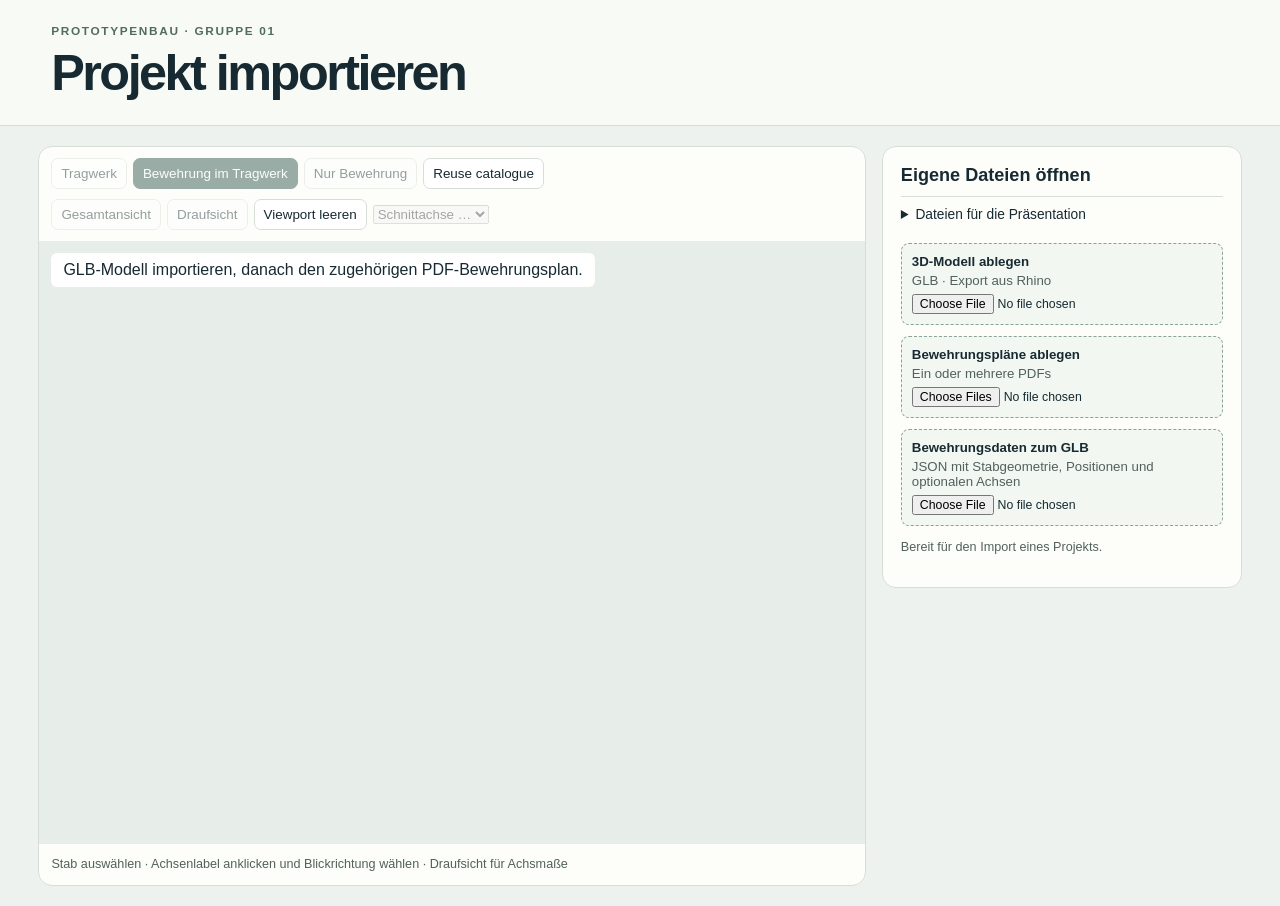
<file: Abgabe_20.11/02_Dateien Projekt6/02_Versuch/Abgabe_20.11/webapp/static/index.html>
<!doctype html>
<html lang="de">
<head>
<meta charset="utf-8">
<meta name="viewport" content="width=device-width, initial-scale=1">
<title>Bewehrung · Projektimport</title>
<link rel="stylesheet" href="./viewer.css">
<link rel="stylesheet" href="./reuse.css">
<script type="importmap">{"imports":{"three":"./three/three.module.js","three/addons/":"./three/addons/"}}</script>
<script type="module" src="./viewport3d.js"></script>
</head>
<body>
<header class="page-header">
  <div><p class="project">Prototypenbau · Gruppe 01</p><h1 id="projectTitle">Projekt importieren</h1></div>
  <a id="headerPlan" class="download" href="./bewehrungsplan.pdf" target="_blank" rel="noopener" hidden>Originalplan P-01 ↗</a>
</header>
<main>
  <section class="viewer" aria-label="3D-Modell">
    <div class="toolbar" aria-label="Darstellung">
      <div class="switch">
        <button data-mode="structure" aria-pressed="false">Tragwerk</button>
        <button data-mode="combined" aria-pressed="true">Bewehrung im Tragwerk</button>
        <button data-mode="rebar" aria-pressed="false">Nur Bewehrung</button>
      </div>
      <div class="switch">
        <button id="reset">Gesamtansicht</button><button id="top">Draufsicht</button>
        <button id="clearSelection" hidden>Alle Stäbe anzeigen</button>
        <button id="emptyViewport">Viewport leeren</button>
        <select id="sectionAxis" aria-label="Schnittachse"><option value="">Schnittachse …</option></select>
      </div>
    </div>
    <div id="sectionControls" class="toolbar" aria-label="Achsschnitt" hidden>
      <span id="sectionInfo" role="status"></span>
      <div class="switch">
        <button id="sectionMinus"></button><button id="sectionPlus"></button>
        <span id="sectionZoom" class="switch" hidden>
          <button id="sectionZoomOut" aria-label="Schnitt verkleinern">−</button>
          <button id="sectionZoomIn" aria-label="Schnitt vergrößern">+</button>
        </span>
        <button id="sectionClear">Schnitt beenden</button>
      </div>
    </div>
    <div id="viewport3d">
      <p id="status" role="status">3D-Modell und Bewehrung werden geladen …</p>
      <dialog id="detail" aria-labelledby="detailTitle">
        <div class="detail-head"><h2 id="detailTitle"></h2><form method="dialog"><button aria-label="Detailfenster schließen">×</button></form></div>
        <p id="detailText"></p>
        <a id="detailOriginal" target="_blank" rel="noopener">
          <img id="detailImage" alt="Originalausschnitt aus dem PDF-Bewehrungsplan">
        </a>
        <iframe id="detailPdf" title="Original-PDF zur gewählten Position" hidden style="width:100%;height:220px;border:0"></iframe>
        <a id="detailPlanLink" href="./bewehrungsplan.pdf" target="_blank" rel="noopener">Vollständigen Originalplan öffnen ↗</a>
      </dialog>
    </div>
    <div class="viewer-footer">
      <div id="materialLegend" class="legend" aria-label="Materialien" hidden>
        <span><i class="concrete"></i>Betonfundamente</span><span><i class="steel"></i>Stahlstützen</span>
        <span><i class="wood"></i>Holzdach</span><span><i class="pink"></i>Gewählte Stabposition</span>
      </div>
      <small>Stab auswählen · Achsenlabel anklicken und Blickrichtung wählen · Draufsicht für Achsmaße</small>
    </div>
  </section>
  <aside>
    <section class="panel" id="stockPanel" hidden>
      <p class="project">Mengen und Gewichte</p>
      <h2>Bewehrung laut Plan</h2>
      <p><a class="download" href="./Stockerau-Bewehrung-Import.3dm" download>3D-Bewehrung für Rhino laden ↓</a></p>
      <p class="note">4 Positionslayer und Referenzachsen. Für die Übernahme in das Bestandsmodell in Rhino importieren.</p>
      <p class="weight"><strong id="rebarMass">1.015,63</strong> kg</p>
      <p class="note" id="modelSpec"></p>
      <p id="selection" aria-live="polite">Stab im Modell oder Position in der Liste auswählen.</p>
      <table>
        <thead><tr><th>Pos.</th><th>Ø mm</th><th>Stk.</th><th>m/Stk.</th><th>kg ges.</th></tr></thead>
        <tbody id="positions"></tbody>
      </table>
      <details><summary>Geschätztes Gewicht des Tragwerks</summary>
        <dl id="structureMass"></dl>
        <p class="note">Aus Modellvolumen und Dichte berechnet. Beton 2.400, Stahl 7.850 und Holz 450 kg/m³. Die tatsächliche Holzrohdichte hängt von Holzart und Feuchte ab.</p>
      </details>
      <p class="note">Die Stabformen folgen den Schnitten A–A und B–B sowie Detail 1. Die modellierten Zuschnitte und Stöße folgen den oben angegebenen Vorgaben. Die Tabelle enthält die unveränderten Planwerte.</p>
    </section>
    <section class="panel" id="importPanel" hidden>
      <h2>Importierte Bewehrung</h2>
      <div id="buildingControls" hidden>
        <label for="buildingCategory">Bauteile</label>
        <select id="buildingCategory">
          <option value="">Gesamtes Gebäude</option>
          <option>Treppen</option><option>Decken und Fundamente</option>
          <option>Wände</option><option>Stützen</option><option>Träger</option>
          <option>Mauerwerk</option>
        </select>
        <label for="buildingStorey">Geschoss laut Rhino</label>
        <select id="buildingStorey"><option value="">Alle Geschosse</option></select>
        <label for="buildingHost">Bauteil im Modell</label>
        <select id="buildingHost"><option value="">Alle Bauteile</option></select>
        <label><input id="showSchematic" type="checkbox" checked> Geometrische Ergänzungen anzeigen</label>
        <label for="concreteOpacity">Betondeckkraft</label>
        <input id="concreteOpacity" type="range" min="0.05" max="0.8" step="0.05" value="0.25">
        <p class="note">Orange Ergänzungen folgen der Bauteilgeometrie. Durchmesser, Verlegung, Stöße und Biegeformen sind Annahmen und müssen mit den zugehörigen Ausführungsplänen abgeglichen werden.</p>
        <p id="buildingCoverage" role="status"></p>
        <p id="buildingHostInfo" class="note"></p>
        <a href="./projekt6-bauteile.csv" download>Bauteilzuordnung und offene Geometrien als CSV ↓</a>
      </div>
      <p id="importSelection" aria-live="polite"></p>
      <div id="projectPlans" hidden>
        <p><a class="download" href="./Bauteil6-Bewehrung-Import.3dm" download>101 rekonstruierte Stäbe für Rhino laden ↓</a></p>
        <label for="projectSheet">Planblatt E02</label>
        <select id="projectSheet"></select>
        <p id="projectCoverage" class="note"></p>
        <div class="project-position-list"><table>
          <thead><tr><th>Position</th><th>Soll</th><th>In 3D</th></tr></thead>
          <tbody id="projectPositions"></tbody>
        </table></div>
      </div>
      <div id="importGroups" class="switch"></div>
      <p id="importMass" class="note"></p>
    </section>
    <section class="panel">
      <h2>Eigene Dateien öffnen</h2>
      <details>
        <summary>Dateien für die Präsentation</summary>
        <p>Im entpackten Ordner liegen die Dateien unter <strong>Praesentationsdateien</strong>.</p>
        <p><a href="./model.glb" download="01-Pavillon.glb">Pavillon · GLB ↓</a> ·
        <a href="./bewehrungsplan.pdf" download="01-Pavillon-Bewehrungsplan.pdf">Bewehrungsplan ↓</a></p>
        <p><a href="./projekt6/Bauteil6.glb" download="02-Projekt6.glb">Projekt 6 · GLB ↓</a></p>
      </details>
      <div class="drop" id="modelDrop">
        <label for="modelFile"><strong>3D-Modell ablegen</strong><span>GLB · Export aus Rhino</span></label>
        <input id="modelFile" type="file" accept=".glb">
      </div>
      <div class="drop" id="planDrop">
        <label for="planFile"><strong>Bewehrungspläne ablegen</strong><span>Ein oder mehrere PDFs</span></label>
        <input id="planFile" type="file" accept=".pdf,application/pdf" multiple>
      </div>
      <div class="drop" id="rebarDrop">
        <label for="rebarFile"><strong>Bewehrungsdaten zum GLB</strong><span>JSON mit Stabgeometrie, Positionen und optionalen Achsen</span></label>
        <input id="rebarFile" type="file" accept=".json,application/json">
      </div>
      <div class="switch" id="importSettings" hidden>
        <label><input type="checkbox" id="neutralImport"> Neutral anzeigen</label>
        <label><input type="checkbox" id="zUpImport"> Z ist oben</label>
      </div>
      <p id="uploadStatus" class="note" role="status">Zuerst ein GLB-Modell importieren, danach den zugehörigen PDF-Bewehrungsplan.</p>
      <div class="upload-links">
        <a id="openPlan" target="_blank" rel="noopener" hidden>Eigenen Plan öffnen ↗</a>
      </div>
      <select id="planChoice" aria-label="Bewehrungsplan auswählen" hidden></select>
      <iframe id="planPreview" title="Vorschau des eigenen Bewehrungsplans" hidden></iframe>
    </section>
  </aside>
</main>
</body>
</html>
</file>
<file: Abgabe_20.11/webapp/static/viewer.css>
:root{font-family:Inter,"Segoe UI",sans-serif;color:#172a32;background:#eef2ee;--ink:#172a32;--line:#d6ded7;--pink:#ff3299;--green:#214d41}
*{box-sizing:border-box}
body{margin:0}
button,input,a{font:inherit}
button{cursor:pointer}
a{color:var(--green)}
.page-header{display:flex;align-items:center;justify-content:space-between;gap:1rem;padding:24px clamp(16px,4vw,60px);background:#f8faf5;border-bottom:1px solid var(--line)}
.project{font-size:.74rem;text-transform:uppercase;letter-spacing:.14em;color:#526b61;font-weight:700;margin:0 0 7px}
h1,h2{margin:0;line-height:1.12}
h1{font-size:clamp(1.8rem,4vw,3.15rem);letter-spacing:-.05em}
h2{font-size:1.13rem}
.download{border:1px solid var(--line);border-radius:8px;padding:10px 13px;text-decoration:none;background:white}
main{display:grid;grid-template-columns:minmax(420px,2.3fr) minmax(300px,1fr);gap:16px;max-width:1750px;margin:auto;padding:20px clamp(14px,3vw,48px)}
.viewer,.panel{background:#fdfefa;border:1px solid var(--line);border-radius:14px;overflow:hidden}
aside{display:flex;flex-direction:column;gap:14px}
.panel{padding:18px}
.toolbar,.viewer-footer{display:flex;justify-content:space-between;flex-wrap:wrap;gap:10px;padding:11px 12px}
.switch,.legend,.upload-links{display:flex;flex-wrap:wrap;gap:6px;align-items:center}
button{border:1px solid var(--line);border-radius:7px;background:#fff;padding:7px 9px;color:var(--ink);font-size:.84rem}
button[aria-pressed=true]{background:var(--green);color:#fff;border-color:var(--green)}
button:disabled{opacity:.45;cursor:default}
button:focus-visible,a:focus-visible,input:focus-visible{outline:2px solid #d90069;outline-offset:2px}
#viewport3d{height:clamp(430px,67vh,820px);position:relative;background:#e7eee9;overflow:hidden}
canvas{display:block;width:100%;height:100%;touch-action:none}
#status{position:absolute;top:12px;left:12px;margin:0;padding:8px 12px;z-index:2;background:white;border-radius:6px;max-width:90%}
.legend{gap:12px;font-size:.77rem}
.legend i{display:inline-block;width:10px;height:10px;border-radius:99px;vertical-align:baseline;margin-right:4px}
.concrete{background:#a8aca1}.steel{background:#51697f}.wood{background:#ae7034}.pink{background:var(--pink)}
small,.note{font-size:.79rem;color:#52615b;line-height:1.45}
.weight{font-size:1.16rem;margin:9px 0 15px}
.weight strong{font-size:2.2rem;letter-spacing:-.045em}
#selection{min-height:2.5em;font-size:.86rem}
table{width:100%;border-collapse:collapse;font-size:.85rem;margin-bottom:15px;font-variant-numeric:tabular-nums}
td,th{border-bottom:1px solid var(--line);padding:6px 3px;text-align:right}
th:first-child{text-align:left}
tr.selected{background:#ffe4f0}
tr.selected button{background:#a80056;border-color:#a80056}
details{border-top:1px solid var(--line);padding:10px 0;margin-top:10px;font-size:.86rem}
summary{cursor:pointer}
dt{float:left;clear:left}dd{text-align:right;margin-bottom:5px}
.drop{border:1px dashed #8ca397;border-radius:8px;margin-top:11px;padding:10px;background:#f2f7f2}
.drop.drag{background:#d8ebdc;border-color:var(--green)}
.drop label{display:flex;flex-direction:column;gap:4px;font-size:.83rem;margin-bottom:6px}
.drop label span{color:#52615b}
input[type=file]{font-size:.77rem;max-width:100%}
#planPreview{width:100%;height:320px;border:1px solid var(--line);margin-top:8px}
#detail{position:absolute;top:12px;right:12px;left:auto;bottom:auto;margin:0;width:min(385px,calc(100% - 24px));border:1px solid var(--line);border-top:4px solid var(--pink);border-radius:10px;padding:12px;background:#fff;color:var(--ink);box-shadow:0 6px 22px #14282125;z-index:3}
.detail-head{display:flex;justify-content:space-between;gap:8px;align-items:center}
#detailText{font-size:.85rem;margin:8px 0}
#detailImage{width:100%;display:block}
[hidden]{display:none!important}
@media(max-width:860px){main{grid-template-columns:1fr}.page-header{padding:16px}#viewport3d{height:58vh;min-height:340px}}
</file>
<file: Abgabe_20.11/03_Reuse/webapp/static/viewer.css>
:root{font-family:Inter,"Segoe UI",sans-serif;color:#172a32;background:#eef2ee;--ink:#172a32;--line:#d6ded7;--pink:#ff3299;--green:#214d41}
*{box-sizing:border-box}
body{margin:0}
button,input,a{font:inherit}
button{cursor:pointer}
a{color:var(--green)}
.page-header{display:flex;align-items:center;justify-content:space-between;gap:1rem;padding:24px clamp(16px,4vw,60px);background:#f8faf5;border-bottom:1px solid var(--line)}
.project{font-size:.74rem;text-transform:uppercase;letter-spacing:.14em;color:#526b61;font-weight:700;margin:0 0 7px}
h1,h2{margin:0;line-height:1.12}
h1{font-size:clamp(1.8rem,4vw,3.15rem);letter-spacing:-.05em}
h2{font-size:1.13rem}
.download{border:1px solid var(--line);border-radius:8px;padding:10px 13px;text-decoration:none;background:white}
main{display:grid;grid-template-columns:minmax(420px,2.3fr) minmax(300px,1fr);gap:16px;max-width:1750px;margin:auto;padding:20px clamp(14px,3vw,48px)}
.viewer,.panel{background:#fdfefa;border:1px solid var(--line);border-radius:14px;overflow:hidden}
aside{display:flex;flex-direction:column;gap:14px}
.panel{padding:18px}
.toolbar,.viewer-footer{display:flex;justify-content:space-between;flex-wrap:wrap;gap:10px;padding:11px 12px}
.switch,.legend,.upload-links{display:flex;flex-wrap:wrap;gap:6px;align-items:center}
button{border:1px solid var(--line);border-radius:7px;background:#fff;padding:7px 9px;color:var(--ink);font-size:.84rem}
button[aria-pressed=true]{background:var(--green);color:#fff;border-color:var(--green)}
button:disabled{opacity:.45;cursor:default}
button:focus-visible,a:focus-visible,input:focus-visible{outline:2px solid #d90069;outline-offset:2px}
#viewport3d{height:clamp(430px,67vh,820px);position:relative;background:#e7eee9;overflow:hidden}
canvas{display:block;width:100%;height:100%;touch-action:none}
#status{position:absolute;top:12px;left:12px;margin:0;padding:8px 12px;z-index:2;background:white;border-radius:6px;max-width:90%}
.legend{gap:12px;font-size:.77rem}
.legend i{display:inline-block;width:10px;height:10px;border-radius:99px;vertical-align:baseline;margin-right:4px}
.concrete{background:#a8aca1}.steel{background:#51697f}.wood{background:#ae7034}.pink{background:var(--pink)}
small,.note{font-size:.79rem;color:#52615b;line-height:1.45}
.weight{font-size:1.16rem;margin:9px 0 15px}
.weight strong{font-size:2.2rem;letter-spacing:-.045em}
#selection{min-height:2.5em;font-size:.86rem}
table{width:100%;border-collapse:collapse;font-size:.85rem;margin-bottom:15px;font-variant-numeric:tabular-nums}
td,th{border-bottom:1px solid var(--line);padding:6px 3px;text-align:right}
th:first-child{text-align:left}
tr.selected{background:#ffe4f0}
tr.selected button{background:#a80056;border-color:#a80056}
details{border-top:1px solid var(--line);padding:10px 0;margin-top:10px;font-size:.86rem}
summary{cursor:pointer}
dt{float:left;clear:left}dd{text-align:right;margin-bottom:5px}
.drop{border:1px dashed #8ca397;border-radius:8px;margin-top:11px;padding:10px;background:#f2f7f2}
.drop.drag{background:#d8ebdc;border-color:var(--green)}
.drop label{display:flex;flex-direction:column;gap:4px;font-size:.83rem;margin-bottom:6px}
.drop label span{color:#52615b}
input[type=file]{font-size:.77rem;max-width:100%}
#planPreview{width:100%;height:320px;border:1px solid var(--line);margin-top:8px}
#detail{position:absolute;top:12px;right:12px;left:auto;bottom:auto;margin:0;width:min(385px,calc(100% - 24px));border:1px solid var(--line);border-top:4px solid var(--pink);border-radius:10px;padding:12px;background:#fff;color:var(--ink);box-shadow:0 6px 22px #14282125;z-index:3}
.detail-head{display:flex;justify-content:space-between;gap:8px;align-items:center}
#detailText{font-size:.85rem;margin:8px 0}
#detailImage{width:100%;display:block}
[hidden]{display:none!important}
.project-position-list{max-height:22rem;overflow:auto}
#projectSheet{max-width:100%}
@media(max-width:860px){main{grid-template-columns:1fr}.page-header{padding:16px}#viewport3d{height:58vh;min-height:340px}}

.rebar-evidence{margin:12px 0;padding:12px;background:#f0f5fa;border:1px solid #c6d6e4;border-radius:8px;font-size:.8rem}.rebar-evidence p{line-height:1.5}.rebar-evidence label{display:block;margin-top:8px}.rebar-evidence select{width:100%;max-width:100%;padding:7px;margin-top:4px}.evidence-blue{color:#237bca;background:transparent!important}.evidence-orange{color:#b66b19}.evidence-grey{color:#75818b}.legend i.evidence-blue{background:#237bca!important}#rebarSelectionAudit{font-weight:650;color:#ae0861}.app-version{font-size:.75rem;white-space:nowrap;color:#456270}
</file>
<file: Abgabe_20.11/03_Reuse/webapp/static/reuse.css>
.reuse-panel h2{font-size:1.6rem;letter-spacing:-.04em}.reuse-panel details{margin:12px 0}.reuse-panel summary{cursor:pointer;font-weight:600;font-size:.85rem}.reuse-settings{display:grid;grid-template-columns:1fr 1fr;gap:8px;margin-top:12px}.reuse-settings label{font-size:.75rem;display:flex;flex-direction:column;gap:4px}.reuse-settings input{width:100%;padding:6px;border:1px solid var(--line);border-radius:5px}.reuse-primary{width:100%;background:#214d41;color:white;padding:12px;margin-top:12px}.reuse-stats{display:grid;grid-template-columns:1fr 1fr;gap:6px;margin:15px 0}.reuse-stats div{padding:12px;background:#edf2eb;border-radius:8px;display:flex;flex-direction:column}.reuse-stats strong{font-size:1.65rem}.reuse-stats span{font-size:.75rem}.reuse-floors{display:grid;gap:5px;max-height:160px;overflow:auto;margin-top:8px;font-size:.76rem}.reuse-stages{margin:14px 0}.reuse-panel label{font-size:.8rem}.reuse-sequence{border-block:1px solid var(--line);padding:12px 0;margin:12px 0}.reuse-sequence input{width:100%;accent-color:#214d41;margin-top:12px}.reuse-panel select,.reuse-panel input[type=search],#reuseSearch{max-width:100%;padding:6px;border:1px solid var(--line);border-radius:5px}#reuseTruck{width:100%;margin-top:6px}#reuseDeck{height:auto;width:100%;margin-top:10px;cursor:pointer;touch-action:manipulation;background:#f1f5f1;border-radius:8px}.reuse-selected{background:#f9edf3;border-left:3px solid #ff1495;padding:12px;margin:12px 0;overflow-wrap:anywhere}.reuse-selected p{margin:7px 0;font-size:.85rem}.reuse-selected small{display:block;margin-bottom:12px}.reuse-table{max-height:380px;overflow:auto;margin-top:8px}.reuse-table table{font-size:.7rem}.reuse-table thead{position:sticky;top:0;background:#fdfefa}.reuse-table th:first-child{text-align:left}.reuse-table td:first-child{text-align:left}.reuse-table td small{display:block;font-size:.65rem;max-width:150px;overflow-wrap:anywhere}.reuse-table tr[data-part]{cursor:pointer}.reuse-table tr.selected{background:#ffd6e9}.reuse-table tr:hover{background:#f5e6ee}.reuse-active #stockPanel,.reuse-active #importPanel,.reuse-active #sectionControls{display:none}.reuse-active main{grid-template-columns:minmax(420px,1.8fr) minmax(360px,1fr)}.reuse-active .viewer{position:sticky;top:12px;height:fit-content}.reuse-active .viewer-footer small{font-size:0}.reuse-active .viewer-footer small:after{content:'Select a product · drag to orbit · scroll to zoom · use storey filters to inspect the building';font-size:.78rem}.reuse-active #materialLegend{display:none}.reuse-panel[hidden]{display:none}@media(max-width:900px){.reuse-active main{display:block}.reuse-active .viewer{position:relative;top:0;margin-bottom:16px}.reuse-table{max-height:300px}}
</file>
<file: Abgabe_20.11/03_Reuse/webapp/static/reuse-extra.css>
.reuse-progress{display:grid;gap:5px;margin:10px 0;font-size:.76rem}.reuse-progress span{padding:7px;border-radius:5px;background:#edf0eb}.reuse-progress .current{background:#214d41;color:white;font-weight:700}.reuse-rejected{margin:16px 0;padding:12px;background:#fcebea;border-left:4px solid #b94848;font-size:.82rem}.reuse-rejected h3{margin:0 0 9px}.reuse-rejected[hidden]{display:none}#reuseRejectedList{max-height:280px;overflow:auto;display:grid;gap:6px}#reuseRejectedList button{text-align:left;font-size:.74rem}#reuseRejectedList small{display:block;margin-top:4px;color:#823f3f}.reuse-load-position{border-block:1px solid #e1bbc9;padding:8px 0}#reuseRebarOverview{width:100%;margin:6px 0 12px}#reuseDuration{width:80px;margin-left:6px;padding:5px}.reuse-sequence label{display:block;margin-top:10px}
</file>
<file: Abgabe_20.11/02_Dateien Projekt6/02_Versuch/webapp/static/viewer.css>
:root{font-family:Inter,"Segoe UI",sans-serif;color:#172a32;background:#eef2ee;--ink:#172a32;--line:#d6ded7;--pink:#ff3299;--green:#214d41}
*{box-sizing:border-box}
body{margin:0}
button,input,a{font:inherit}
button{cursor:pointer}
a{color:var(--green)}
.page-header{display:flex;align-items:center;justify-content:space-between;gap:1rem;padding:24px clamp(16px,4vw,60px);background:#f8faf5;border-bottom:1px solid var(--line)}
.project{font-size:.74rem;text-transform:uppercase;letter-spacing:.14em;color:#526b61;font-weight:700;margin:0 0 7px}
h1,h2{margin:0;line-height:1.12}
h1{font-size:clamp(1.8rem,4vw,3.15rem);letter-spacing:-.05em}
h2{font-size:1.13rem}
.download{border:1px solid var(--line);border-radius:8px;padding:10px 13px;text-decoration:none;background:white}
main{display:grid;grid-template-columns:minmax(420px,2.3fr) minmax(300px,1fr);gap:16px;max-width:1750px;margin:auto;padding:20px clamp(14px,3vw,48px)}
.viewer,.panel{background:#fdfefa;border:1px solid var(--line);border-radius:14px;overflow:hidden}
aside{display:flex;flex-direction:column;gap:14px}
.panel{padding:18px}
.toolbar,.viewer-footer{display:flex;justify-content:space-between;flex-wrap:wrap;gap:10px;padding:11px 12px}
.switch,.legend,.upload-links{display:flex;flex-wrap:wrap;gap:6px;align-items:center}
button{border:1px solid var(--line);border-radius:7px;background:#fff;padding:7px 9px;color:var(--ink);font-size:.84rem}
button[aria-pressed=true]{background:var(--green);color:#fff;border-color:var(--green)}
button:disabled{opacity:.45;cursor:default}
button:focus-visible,a:focus-visible,input:focus-visible{outline:2px solid #d90069;outline-offset:2px}
#viewport3d{height:clamp(430px,67vh,820px);position:relative;background:#e7eee9;overflow:hidden}
canvas{display:block;width:100%;height:100%;touch-action:none}
#status{position:absolute;top:12px;left:12px;margin:0;padding:8px 12px;z-index:2;background:white;border-radius:6px;max-width:90%}
.legend{gap:12px;font-size:.77rem}
.legend i{display:inline-block;width:10px;height:10px;border-radius:99px;vertical-align:baseline;margin-right:4px}
.concrete{background:#a8aca1}.steel{background:#51697f}.wood{background:#ae7034}.pink{background:var(--pink)}
small,.note{font-size:.79rem;color:#52615b;line-height:1.45}
.weight{font-size:1.16rem;margin:9px 0 15px}
.weight strong{font-size:2.2rem;letter-spacing:-.045em}
#selection{min-height:2.5em;font-size:.86rem}
table{width:100%;border-collapse:collapse;font-size:.85rem;margin-bottom:15px;font-variant-numeric:tabular-nums}
td,th{border-bottom:1px solid var(--line);padding:6px 3px;text-align:right}
th:first-child{text-align:left}
tr.selected{background:#ffe4f0}
tr.selected button{background:#a80056;border-color:#a80056}
details{border-top:1px solid var(--line);padding:10px 0;margin-top:10px;font-size:.86rem}
summary{cursor:pointer}
dt{float:left;clear:left}dd{text-align:right;margin-bottom:5px}
.drop{border:1px dashed #8ca397;border-radius:8px;margin-top:11px;padding:10px;background:#f2f7f2}
.drop.drag{background:#d8ebdc;border-color:var(--green)}
.drop label{display:flex;flex-direction:column;gap:4px;font-size:.83rem;margin-bottom:6px}
.drop label span{color:#52615b}
input[type=file]{font-size:.77rem;max-width:100%}
#planPreview{width:100%;height:320px;border:1px solid var(--line);margin-top:8px}
#detail{position:absolute;top:12px;right:12px;left:auto;bottom:auto;margin:0;width:min(385px,calc(100% - 24px));border:1px solid var(--line);border-top:4px solid var(--pink);border-radius:10px;padding:12px;background:#fff;color:var(--ink);box-shadow:0 6px 22px #14282125;z-index:3}
.detail-head{display:flex;justify-content:space-between;gap:8px;align-items:center}
#detailText{font-size:.85rem;margin:8px 0}
#detailImage{width:100%;display:block}
[hidden]{display:none!important}
.project-position-list{max-height:22rem;overflow:auto}
#projectSheet{max-width:100%}
@media(max-width:860px){main{grid-template-columns:1fr}.page-header{padding:16px}#viewport3d{height:58vh;min-height:340px}}
</file>
<file: Abgabe_20.11/02_Dateien Projekt6/02_Versuch/Abgabe_20.11/webapp/static/viewer.css>
:root{font-family:Inter,"Segoe UI",sans-serif;color:#172a32;background:#eef2ee;--ink:#172a32;--line:#d6ded7;--pink:#ff3299;--green:#214d41}
*{box-sizing:border-box}
body{margin:0}
button,input,a{font:inherit}
button{cursor:pointer}
a{color:var(--green)}
.page-header{display:flex;align-items:center;justify-content:space-between;gap:1rem;padding:24px clamp(16px,4vw,60px);background:#f8faf5;border-bottom:1px solid var(--line)}
.project{font-size:.74rem;text-transform:uppercase;letter-spacing:.14em;color:#526b61;font-weight:700;margin:0 0 7px}
h1,h2{margin:0;line-height:1.12}
h1{font-size:clamp(1.8rem,4vw,3.15rem);letter-spacing:-.05em}
h2{font-size:1.13rem}
.download{border:1px solid var(--line);border-radius:8px;padding:10px 13px;text-decoration:none;background:white}
main{display:grid;grid-template-columns:minmax(420px,2.3fr) minmax(300px,1fr);gap:16px;max-width:1750px;margin:auto;padding:20px clamp(14px,3vw,48px)}
.viewer,.panel{background:#fdfefa;border:1px solid var(--line);border-radius:14px;overflow:hidden}
aside{display:flex;flex-direction:column;gap:14px}
.panel{padding:18px}
.toolbar,.viewer-footer{display:flex;justify-content:space-between;flex-wrap:wrap;gap:10px;padding:11px 12px}
.switch,.legend,.upload-links{display:flex;flex-wrap:wrap;gap:6px;align-items:center}
button{border:1px solid var(--line);border-radius:7px;background:#fff;padding:7px 9px;color:var(--ink);font-size:.84rem}
button[aria-pressed=true]{background:var(--green);color:#fff;border-color:var(--green)}
button:disabled{opacity:.45;cursor:default}
button:focus-visible,a:focus-visible,input:focus-visible{outline:2px solid #d90069;outline-offset:2px}
#viewport3d{height:clamp(430px,67vh,820px);position:relative;background:#e7eee9;overflow:hidden}
canvas{display:block;width:100%;height:100%;touch-action:none}
#status{position:absolute;top:12px;left:12px;margin:0;padding:8px 12px;z-index:2;background:white;border-radius:6px;max-width:90%}
.legend{gap:12px;font-size:.77rem}
.legend i{display:inline-block;width:10px;height:10px;border-radius:99px;vertical-align:baseline;margin-right:4px}
.concrete{background:#a8aca1}.steel{background:#51697f}.wood{background:#ae7034}.pink{background:var(--pink)}
small,.note{font-size:.79rem;color:#52615b;line-height:1.45}
.weight{font-size:1.16rem;margin:9px 0 15px}
.weight strong{font-size:2.2rem;letter-spacing:-.045em}
#selection{min-height:2.5em;font-size:.86rem}
table{width:100%;border-collapse:collapse;font-size:.85rem;margin-bottom:15px;font-variant-numeric:tabular-nums}
td,th{border-bottom:1px solid var(--line);padding:6px 3px;text-align:right}
th:first-child{text-align:left}
tr.selected{background:#ffe4f0}
tr.selected button{background:#a80056;border-color:#a80056}
details{border-top:1px solid var(--line);padding:10px 0;margin-top:10px;font-size:.86rem}
summary{cursor:pointer}
dt{float:left;clear:left}dd{text-align:right;margin-bottom:5px}
.drop{border:1px dashed #8ca397;border-radius:8px;margin-top:11px;padding:10px;background:#f2f7f2}
.drop.drag{background:#d8ebdc;border-color:var(--green)}
.drop label{display:flex;flex-direction:column;gap:4px;font-size:.83rem;margin-bottom:6px}
.drop label span{color:#52615b}
input[type=file]{font-size:.77rem;max-width:100%}
#planPreview{width:100%;height:320px;border:1px solid var(--line);margin-top:8px}
#detail{position:absolute;top:12px;right:12px;left:auto;bottom:auto;margin:0;width:min(385px,calc(100% - 24px));border:1px solid var(--line);border-top:4px solid var(--pink);border-radius:10px;padding:12px;background:#fff;color:var(--ink);box-shadow:0 6px 22px #14282125;z-index:3}
.detail-head{display:flex;justify-content:space-between;gap:8px;align-items:center}
#detailText{font-size:.85rem;margin:8px 0}
#detailImage{width:100%;display:block}
[hidden]{display:none!important}
.project-position-list{max-height:22rem;overflow:auto}
#projectSheet{max-width:100%}
@media(max-width:860px){main{grid-template-columns:1fr}.page-header{padding:16px}#viewport3d{height:58vh;min-height:340px}}
</file>
<file: Abgabe_20.11/02_Dateien Projekt6/02_Versuch/Abgabe_20.11/webapp/static/reuse.css>
.reuse-panel h2{font-size:1.6rem;letter-spacing:-.04em}.reuse-panel details{margin:12px 0}.reuse-panel summary{cursor:pointer;font-weight:600;font-size:.85rem}.reuse-settings{display:grid;grid-template-columns:1fr 1fr;gap:8px;margin-top:12px}.reuse-settings label{font-size:.75rem;display:flex;flex-direction:column;gap:4px}.reuse-settings input{width:100%;padding:6px;border:1px solid var(--line);border-radius:5px}.reuse-primary{width:100%;background:#214d41;color:white;padding:12px;margin-top:12px}.reuse-stats{display:grid;grid-template-columns:1fr 1fr;gap:6px;margin:15px 0}.reuse-stats div{padding:12px;background:#edf2eb;border-radius:8px;display:flex;flex-direction:column}.reuse-stats strong{font-size:1.65rem}.reuse-stats span{font-size:.75rem}.reuse-floors{display:grid;gap:5px;max-height:160px;overflow:auto;margin-top:8px;font-size:.76rem}.reuse-stages{margin:14px 0}.reuse-panel label{font-size:.8rem}.reuse-sequence{border-block:1px solid var(--line);padding:12px 0;margin:12px 0}.reuse-sequence input{width:100%;accent-color:#214d41;margin-top:12px}.reuse-panel select,.reuse-panel input[type=search],#reuseSearch{max-width:100%;padding:6px;border:1px solid var(--line);border-radius:5px}#reuseTruck{width:100%;margin-top:6px}#reuseDeck{height:auto;width:100%;margin-top:10px;cursor:pointer;touch-action:manipulation;background:#f1f5f1;border-radius:8px}.reuse-selected{background:#f9edf3;border-left:3px solid #ff1495;padding:12px;margin:12px 0;overflow-wrap:anywhere}.reuse-selected p{margin:7px 0;font-size:.85rem}.reuse-selected small{display:block;margin-bottom:12px}.reuse-table{max-height:380px;overflow:auto;margin-top:8px}.reuse-table table{font-size:.7rem}.reuse-table thead{position:sticky;top:0;background:#fdfefa}.reuse-table th:first-child{text-align:left}.reuse-table td:first-child{text-align:left}.reuse-table td small{display:block;font-size:.65rem;max-width:150px;overflow-wrap:anywhere}.reuse-table tr[data-part]{cursor:pointer}.reuse-table tr.selected{background:#ffd6e9}.reuse-table tr:hover{background:#f5e6ee}.reuse-active #stockPanel,.reuse-active #importPanel,.reuse-active #sectionControls{display:none}.reuse-active main{grid-template-columns:minmax(420px,1.8fr) minmax(360px,1fr)}.reuse-active .viewer{position:sticky;top:12px;height:fit-content}.reuse-active .viewer-footer small{font-size:0}.reuse-active .viewer-footer small:after{content:'Select a product · drag to orbit · scroll to zoom · use storey filters to inspect the building';font-size:.78rem}.reuse-active #materialLegend{display:none}.reuse-panel[hidden]{display:none}@media(max-width:900px){.reuse-active main{display:block}.reuse-active .viewer{position:relative;top:0;margin-bottom:16px}.reuse-table{max-height:300px}}
</file>
